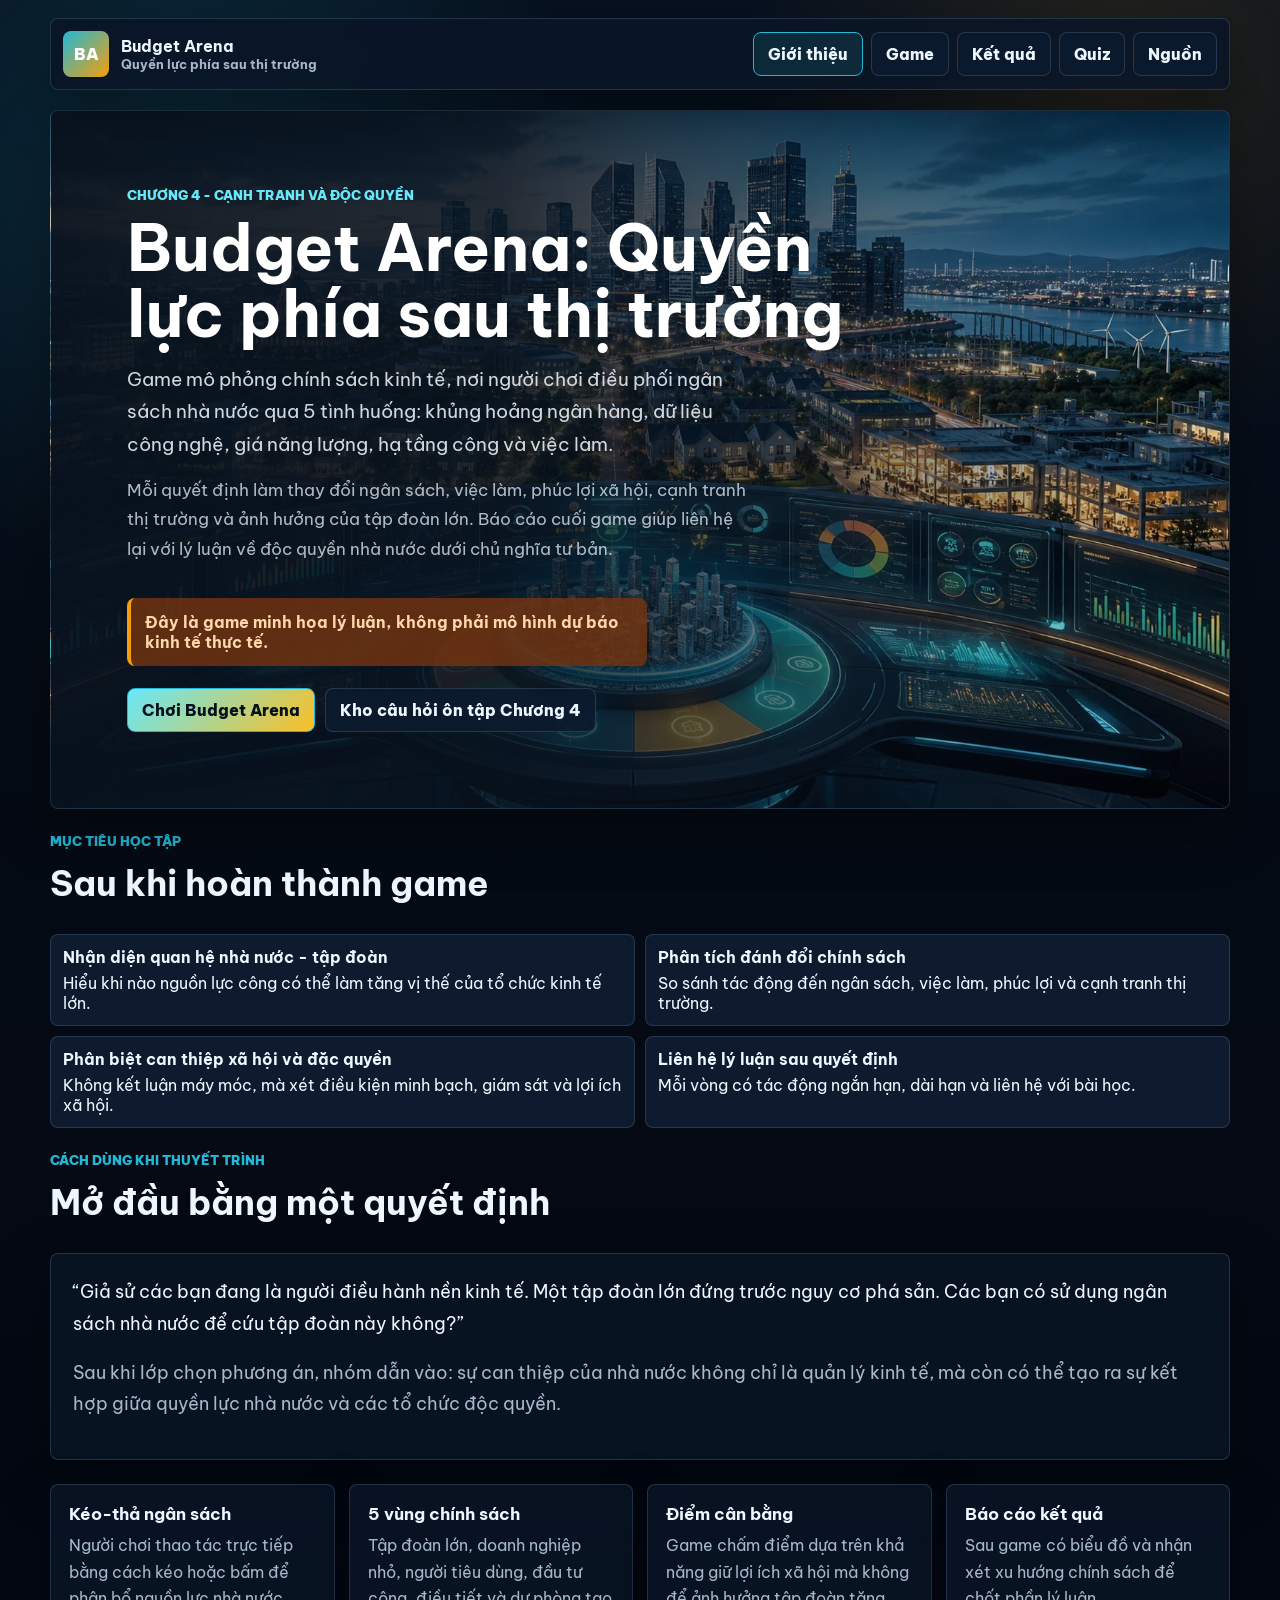
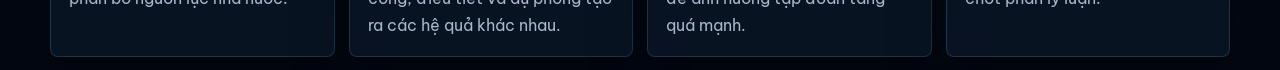
<file: index.html>
<!doctype html>
<html lang="vi">
  <head>
    <meta charset="utf-8" />
    <meta name="viewport" content="width=device-width, initial-scale=1" />
    <meta http-equiv="refresh" content="0; url=state-monopoly-simulator/index.html" />
    <title>Budget Arena</title>
    <style>
      body {
        margin: 0;
        min-height: 100vh;
        display: grid;
        place-items: center;
        font-family: Arial, sans-serif;
        color: #eef7ff;
        background: #07111f;
      }

      a {
        color: #5de1ff;
        font-weight: 700;
      }
    </style>
  </head>
  <body>
    <main>
      <p>Đang mở Budget Arena...</p>
      <p><a href="state-monopoly-simulator/index.html">Vào sản phẩm</a></p>
    </main>
  </body>
</html>
</file>
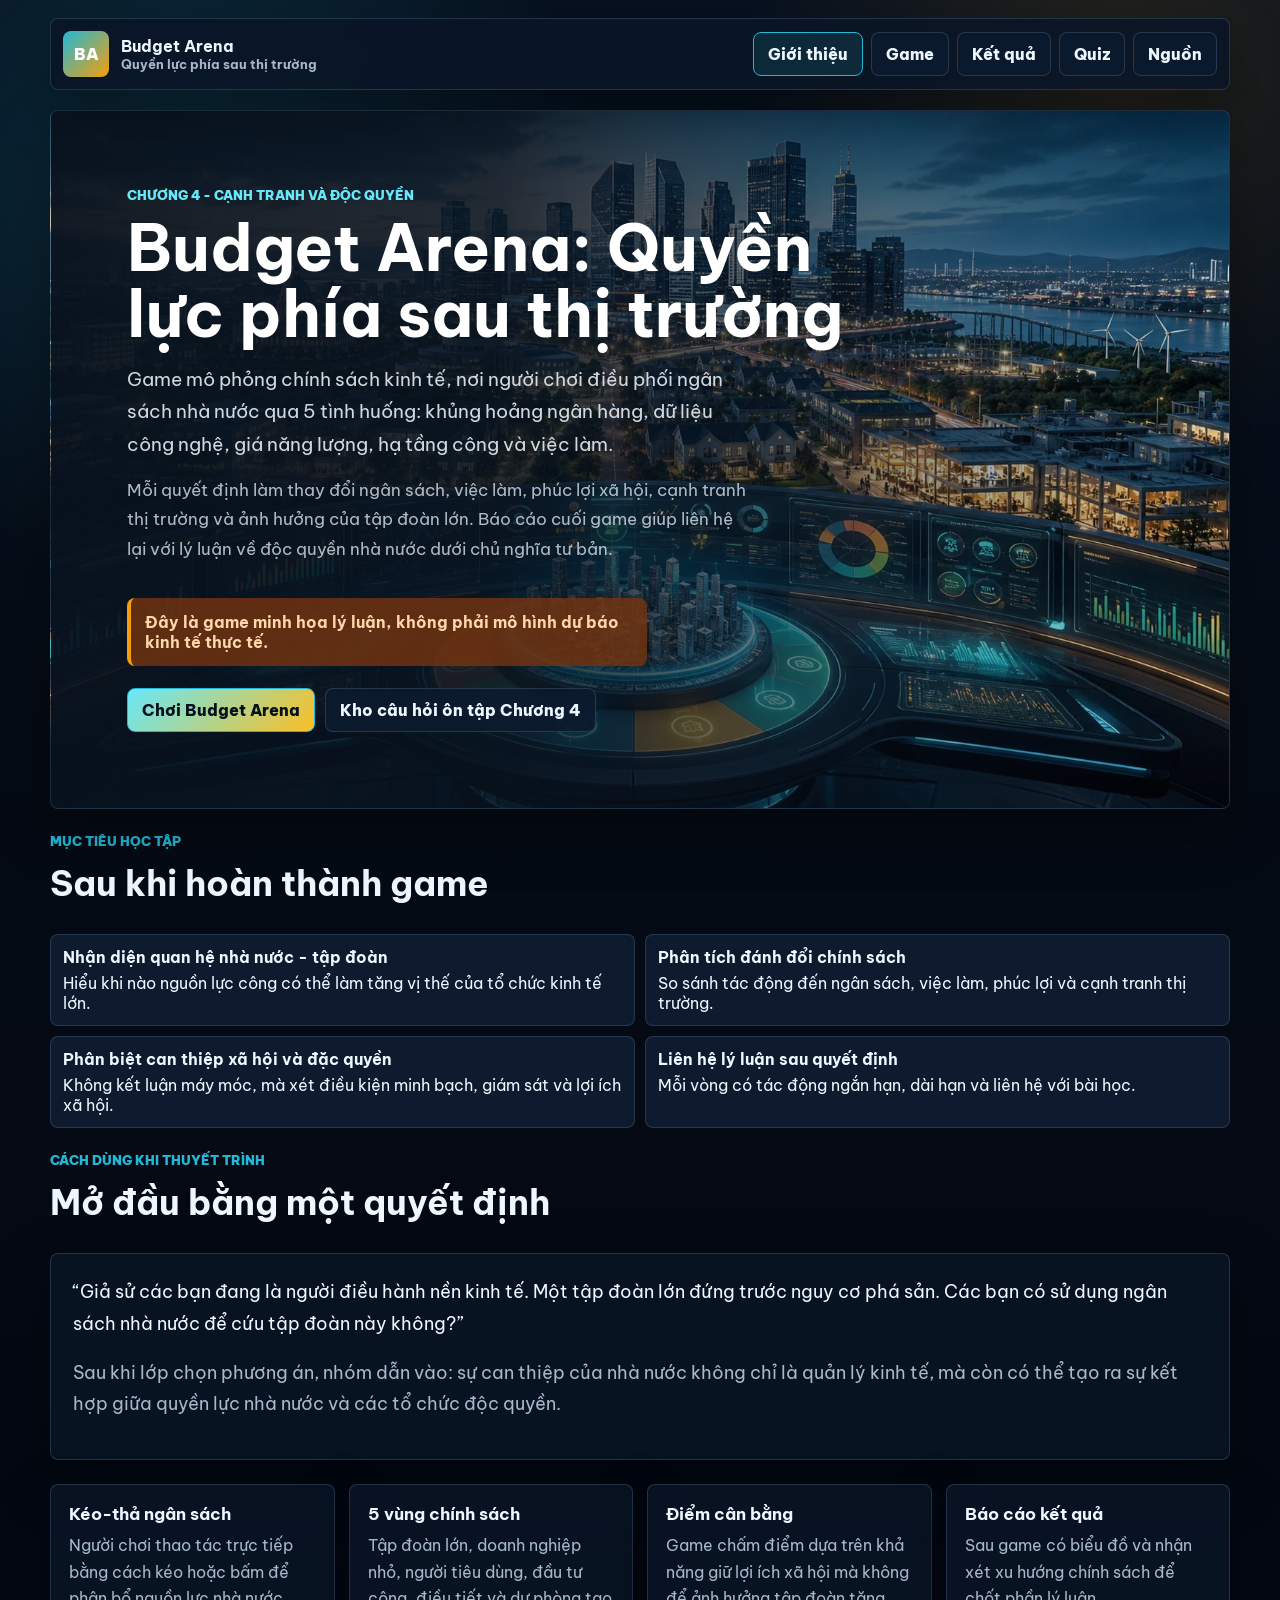
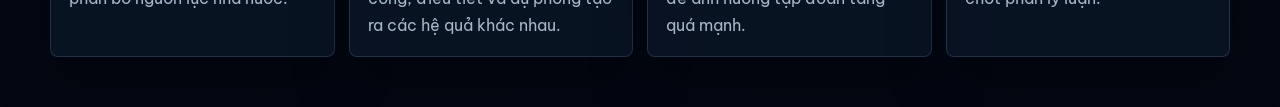
<file: state-monopoly-simulator/index.html>
<!DOCTYPE html>
<html lang="vi">
<head>
  <meta charset="UTF-8">
  <meta name="viewport" content="width=device-width, initial-scale=1.0">
  <title>Budget Arena: Quyền lực phía sau thị trường</title>
  <meta name="description" content="Website mô phỏng tương tác về biểu hiện mới của độc quyền nhà nước dưới chủ nghĩa tư bản.">
  <link rel="preconnect" href="https://fonts.googleapis.com">
  <link rel="preconnect" href="https://fonts.gstatic.com" crossorigin>
  <link href="https://fonts.googleapis.com/css2?family=Be+Vietnam+Pro:wght@400;500;600;700;800;900&display=swap" rel="stylesheet">
  <link rel="stylesheet" href="css/style.css">
</head>
<body>
  <header class="topbar">
    <a class="brand" href="index.html">
      <span class="brand-mark">BA</span>
      <span><strong>Budget Arena</strong><small>Quyền lực phía sau thị trường</small></span>
    </a>
    <nav class="nav">
      <a class="active" href="index.html">Giới thiệu</a>
      <a href="game.html">Game</a>
      <a href="result.html">Kết quả</a>
      <a href="quiz.html">Quiz</a>
      <a href="references.html">Nguồn</a>
    </nav>
  </header>

  <main>
    <section class="hero">
      <div class="hero-copy">
        <p class="eyebrow">Chương 4 - Cạnh tranh và độc quyền</p>
        <h1>Budget Arena: Quyền lực phía sau thị trường</h1>
        <p class="lead">Game mô phỏng chính sách kinh tế, nơi người chơi điều phối ngân sách nhà nước qua 5 tình huống: khủng hoảng ngân hàng, dữ liệu công nghệ, giá năng lượng, hạ tầng công và việc làm.</p>
        <p class="lead compact">Mỗi quyết định làm thay đổi ngân sách, việc làm, phúc lợi xã hội, cạnh tranh thị trường và ảnh hưởng của tập đoàn lớn. Báo cáo cuối game giúp liên hệ lại với lý luận về độc quyền nhà nước dưới chủ nghĩa tư bản.</p>
        <div class="notice">
          Đây là game minh họa lý luận, không phải mô hình dự báo kinh tế thực tế.
        </div>
        <div class="actions">
          <a class="btn primary" href="game.html">Chơi Budget Arena</a>
          <a class="btn" href="../on-tap-chuong-4/index.html">Kho câu hỏi ôn tập Chương 4</a>
        </div>
      </div>

    </section>

    <section class="section">
      <div class="section-heading">
        <p class="eyebrow">Mục tiêu học tập</p>
        <h2>Sau khi hoàn thành game</h2>
      </div>
      <div class="learning-grid">
        <article>
          <strong>Nhận diện quan hệ nhà nước - tập đoàn</strong>
          <span>Hiểu khi nào nguồn lực công có thể làm tăng vị thế của tổ chức kinh tế lớn.</span>
        </article>
        <article>
          <strong>Phân tích đánh đổi chính sách</strong>
          <span>So sánh tác động đến ngân sách, việc làm, phúc lợi và cạnh tranh thị trường.</span>
        </article>
        <article>
          <strong>Phân biệt can thiệp xã hội và đặc quyền</strong>
          <span>Không kết luận máy móc, mà xét điều kiện minh bạch, giám sát và lợi ích xã hội.</span>
        </article>
        <article>
          <strong>Liên hệ lý luận sau quyết định</strong>
          <span>Mỗi vòng có tác động ngắn hạn, dài hạn và liên hệ với bài học.</span>
        </article>
      </div>
    </section>

    <section class="section">
      <div class="section-heading">
        <p class="eyebrow">Cách dùng khi thuyết trình</p>
        <h2>Mở đầu bằng một quyết định</h2>
      </div>
      <div class="prompt-card">
        <p>“Giả sử các bạn đang là người điều hành nền kinh tế. Một tập đoàn lớn đứng trước nguy cơ phá sản. Các bạn có sử dụng ngân sách nhà nước để cứu tập đoàn này không?”</p>
        <p class="muted">Sau khi lớp chọn phương án, nhóm dẫn vào: sự can thiệp của nhà nước không chỉ là quản lý kinh tế, mà còn có thể tạo ra sự kết hợp giữa quyền lực nhà nước và các tổ chức độc quyền.</p>
      </div>
    </section>

    <section class="feature-grid">
      <article class="feature-card">
        <strong>Kéo-thả ngân sách</strong>
        <span>Người chơi thao tác trực tiếp bằng cách kéo hoặc bấm để phân bổ nguồn lực nhà nước.</span>
      </article>
      <article class="feature-card">
        <strong>5 vùng chính sách</strong>
        <span>Tập đoàn lớn, doanh nghiệp nhỏ, người tiêu dùng, đầu tư công, điều tiết và dự phòng tạo ra các hệ quả khác nhau.</span>
      </article>
      <article class="feature-card">
        <strong>Điểm cân bằng</strong>
        <span>Game chấm điểm dựa trên khả năng giữ lợi ích xã hội mà không để ảnh hưởng tập đoàn tăng quá mạnh.</span>
      </article>
      <article class="feature-card">
        <strong>Báo cáo kết quả</strong>
        <span>Sau game có biểu đồ và nhận xét xu hướng chính sách để chốt phần lý luận.</span>
      </article>
    </section>
  </main>
</body>
</html>
</file>
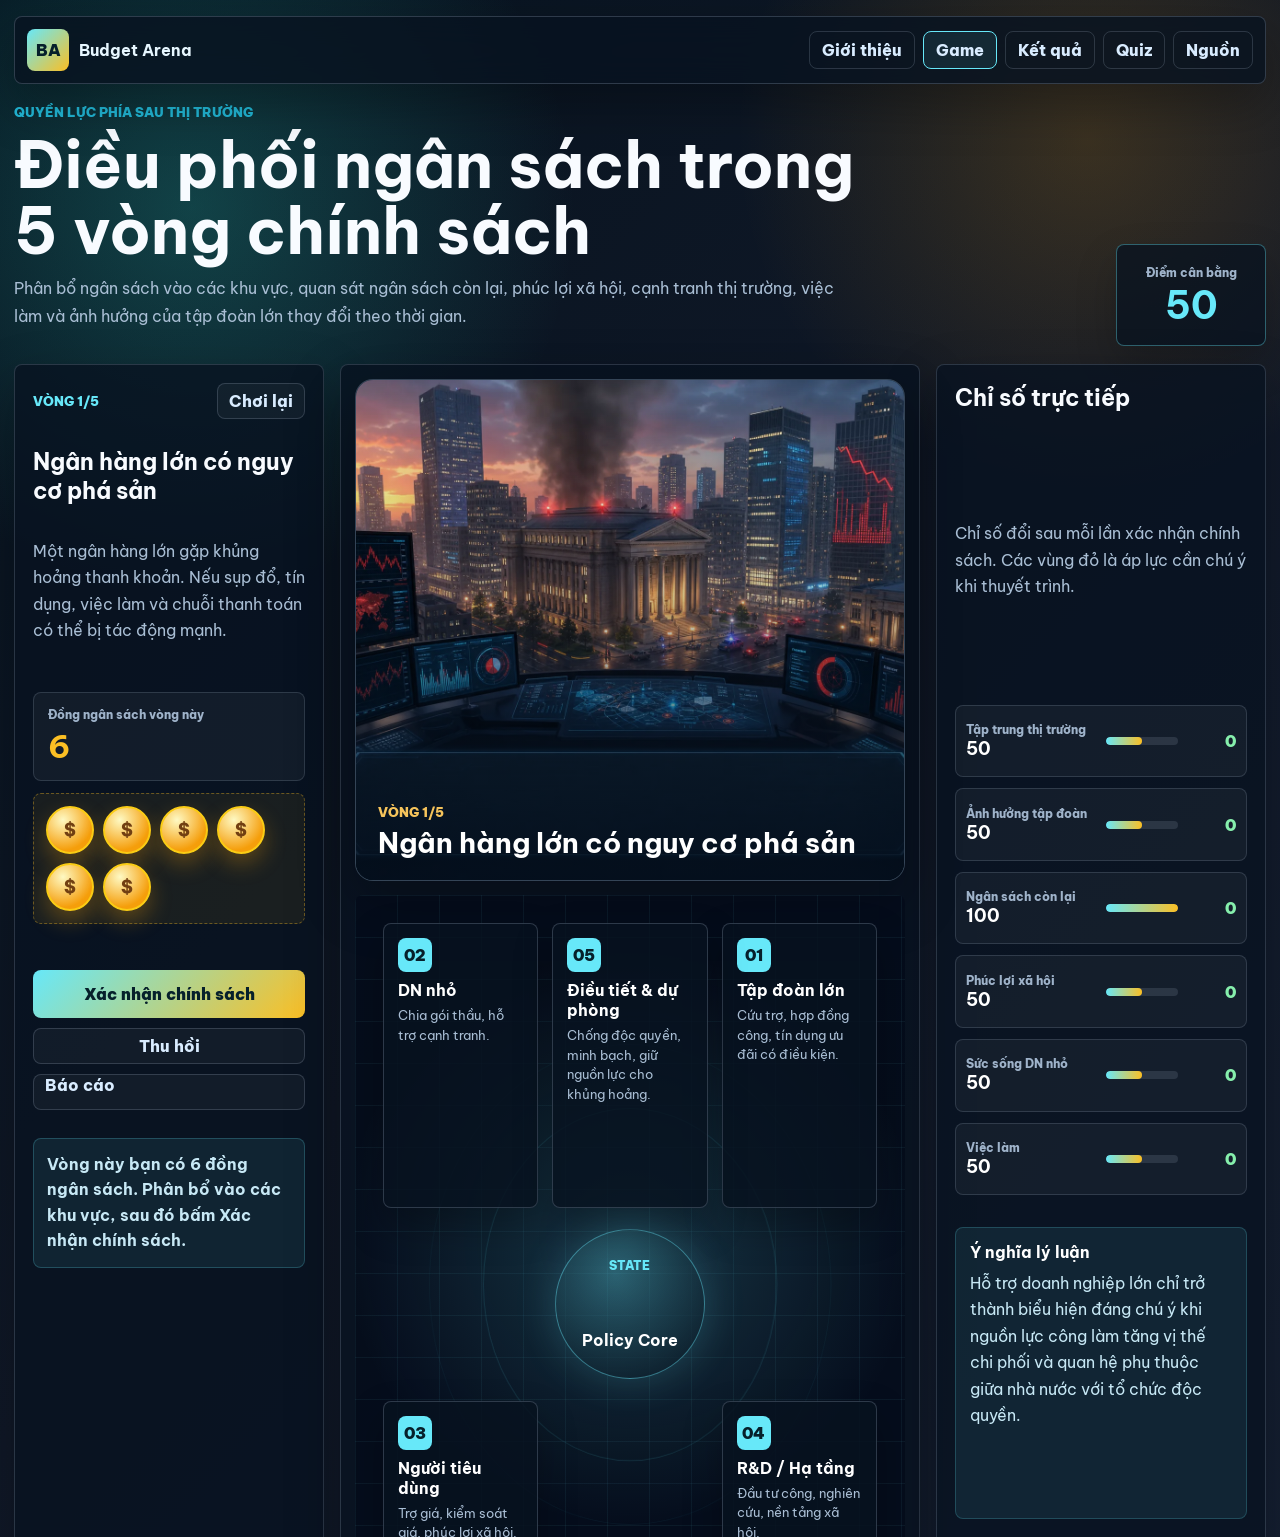
<file: state-monopoly-simulator/classify.html>
<!DOCTYPE html>
<html lang="vi">
<head>
  <meta charset="UTF-8">
  <meta name="viewport" content="width=device-width, initial-scale=1.0">
  <meta http-equiv="refresh" content="0; url=game.html">
  <title>Chuyển tới Budget Arena</title>
  <link rel="stylesheet" href="css/style.css">
</head>
<body>
  <main>
    <section class="panel">
      <h1>Đang chuyển tới Budget Arena</h1>
      <p class="lead">Mini game phân loại cũ đã được thay bằng game phân bổ ngân sách.</p>
      <a class="btn primary" href="game.html">Mở game</a>
    </section>
  </main>
</body>
</html>
</file>
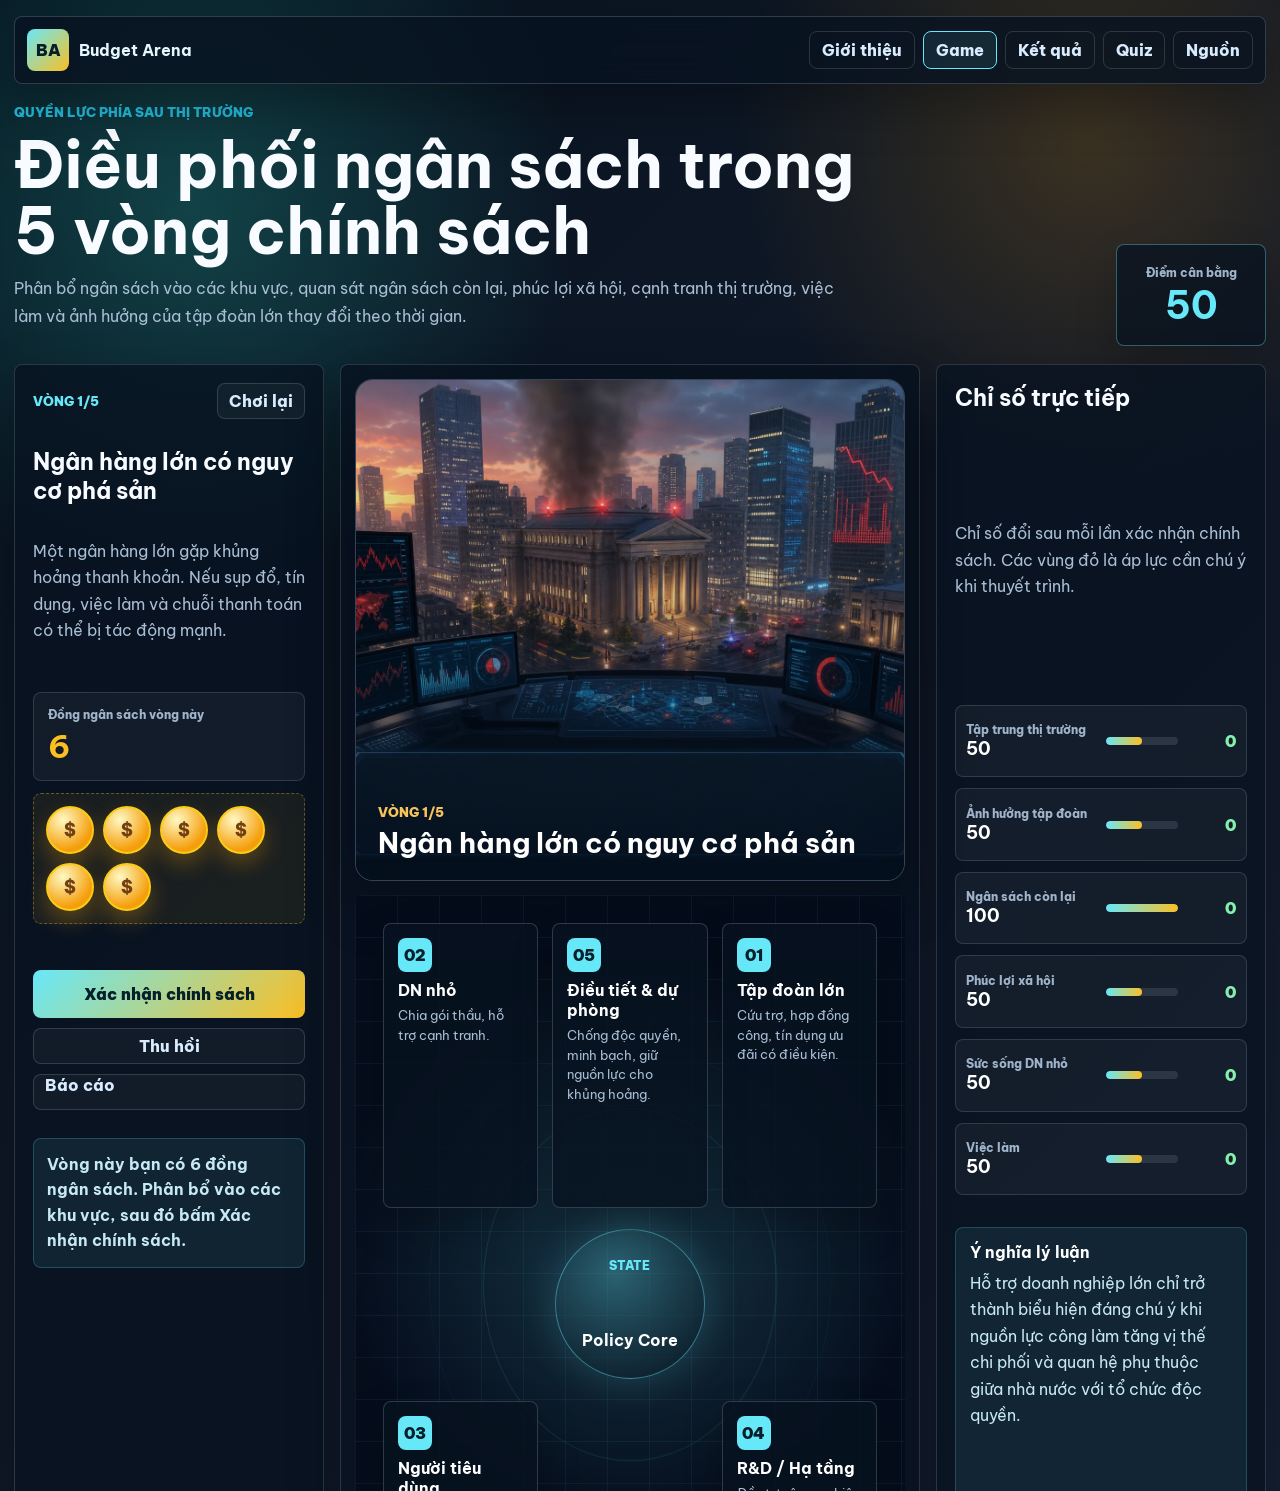
<file: state-monopoly-simulator/explore.html>
<!DOCTYPE html>
<html lang="vi">
<head>
  <meta charset="UTF-8">
  <meta name="viewport" content="width=device-width, initial-scale=1.0">
  <meta http-equiv="refresh" content="0; url=game.html">
  <title>Chuyển tới Budget Arena</title>
  <link rel="stylesheet" href="css/style.css">
</head>
<body>
  <main>
    <section class="panel">
      <h1>Đang chuyển tới Budget Arena</h1>
      <p class="lead">Trang khám phá cũ đã được gộp vào game và phần cơ sở lý luận.</p>
      <a class="btn primary" href="game.html">Mở game</a>
    </section>
  </main>
</body>
</html>
</file>
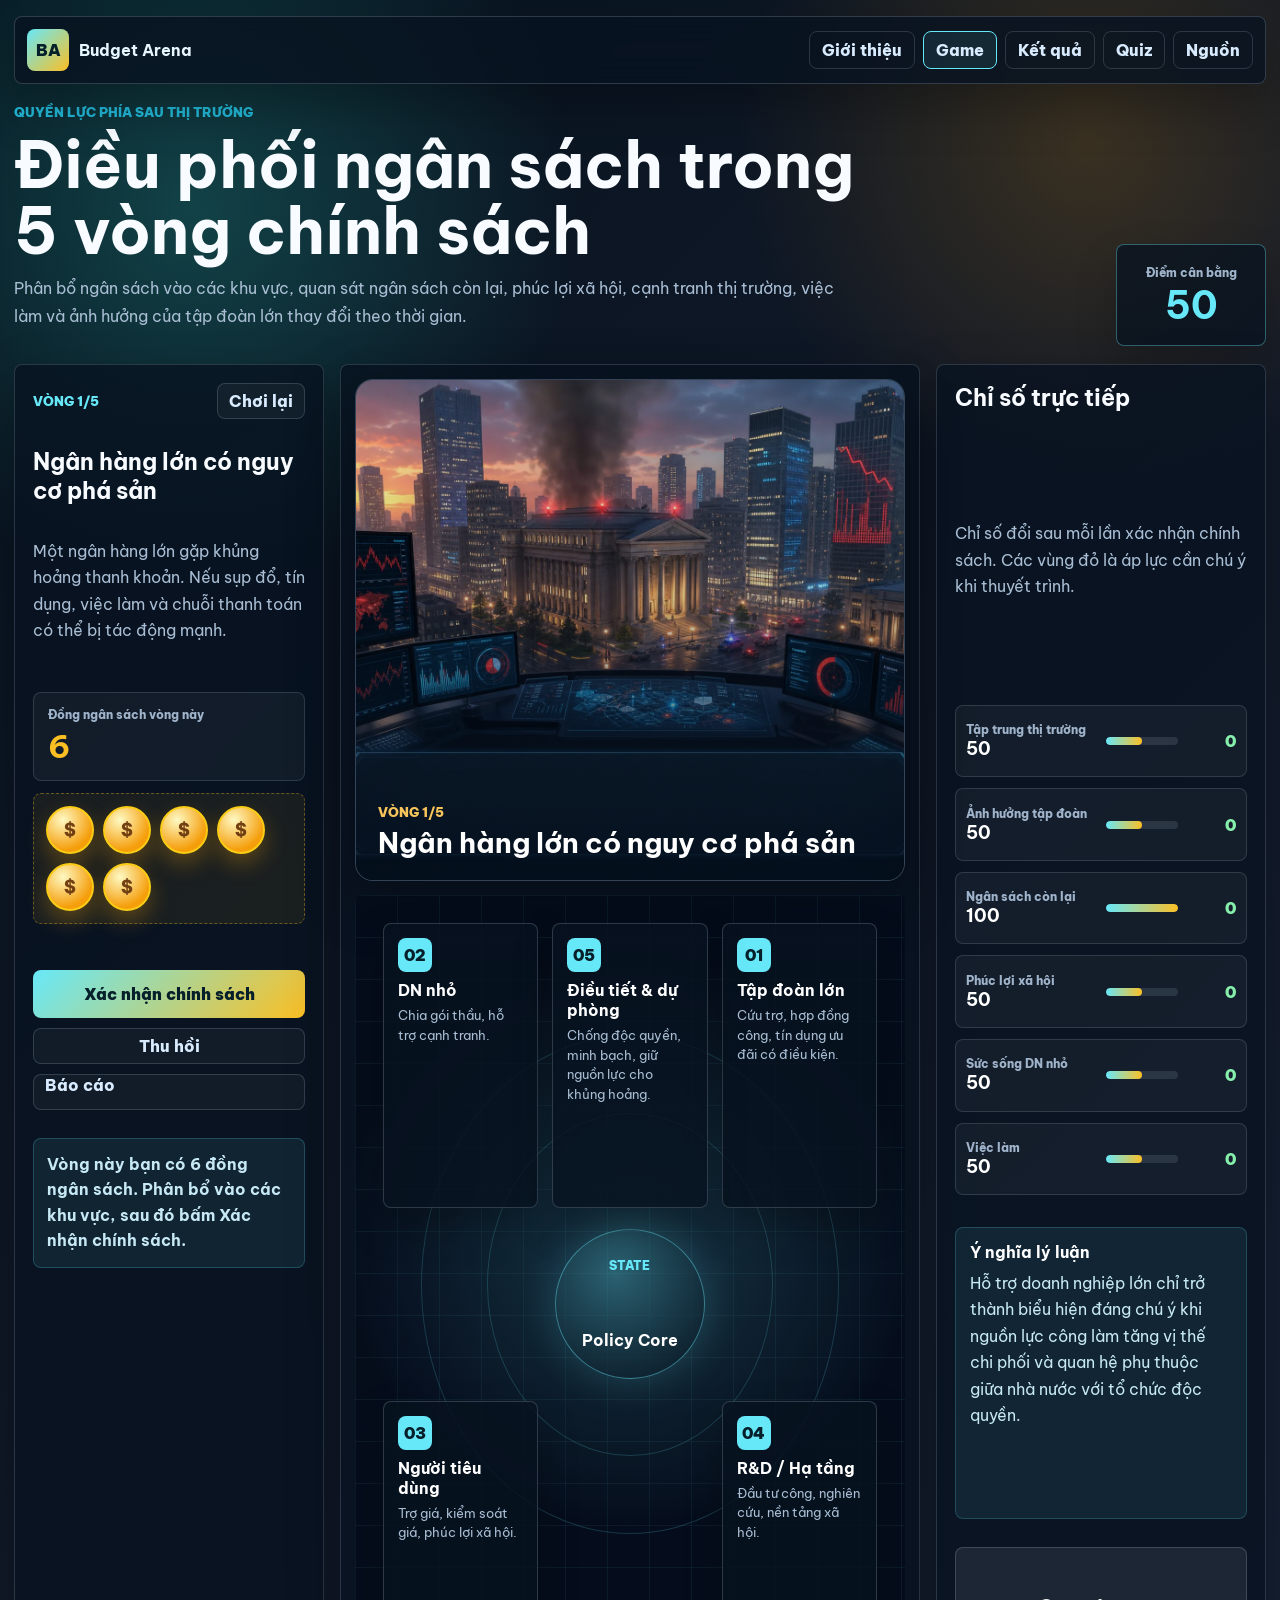
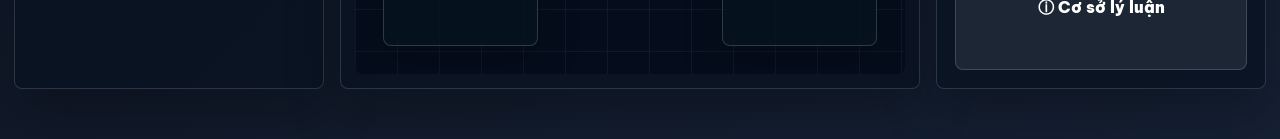
<file: state-monopoly-simulator/game.html>
<!DOCTYPE html>
<html lang="vi">
<head>
  <meta charset="UTF-8">
  <meta name="viewport" content="width=device-width, initial-scale=1.0">
  <title>Budget Arena: Quyền lực phía sau thị trường</title>
  <link rel="preconnect" href="https://fonts.googleapis.com">
  <link rel="preconnect" href="https://fonts.gstatic.com" crossorigin>
  <link href="https://fonts.googleapis.com/css2?family=Be+Vietnam+Pro:wght@400;500;600;700;800;900&display=swap" rel="stylesheet">
  <link rel="stylesheet" href="css/style.css">
</head>
<body class="game-body">
  <header class="game-nav">
    <a class="game-brand" href="index.html">
      <span>BA</span>
      <strong>Budget Arena</strong>
    </a>
    <nav>
      <a href="index.html">Giới thiệu</a>
      <a class="active" href="game.html">Game</a>
      <a href="result.html">Kết quả</a>
      <a href="quiz.html">Quiz</a>
      <a href="references.html">Nguồn</a>
    </nav>
  </header>

  <main class="city-game">
    <section class="city-hero">
      <div>
        <p class="eyebrow">Quyền lực phía sau thị trường</p>
        <h1>Điều phối ngân sách trong 5 vòng chính sách</h1>
        <p>Phân bổ ngân sách vào các khu vực, quan sát ngân sách còn lại, phúc lợi xã hội, cạnh tranh thị trường, việc làm và ảnh hưởng của tập đoàn lớn thay đổi theo thời gian.</p>
      </div>
      <div class="city-score">
        <span>Điểm cân bằng</span>
        <strong id="cityScore">50</strong>
      </div>
    </section>

    <section class="city-layout">
      <aside class="city-panel crisis-console">
        <div class="round-line">
          <span id="cityRound">Vòng 1/5</span>
          <button id="resetCity">Chơi lại</button>
        </div>
        <h2 id="cityTitle"></h2>
        <p id="cityBrief"></p>

        <div class="budget-console">
          <div>
            <span>Đồng ngân sách vòng này</span>
            <strong id="budgetLeft">6</strong>
          </div>
          <div class="coin-bank" id="coinBank"></div>
        </div>

        <div class="city-actions">
          <button class="run-btn" id="runPolicy">Xác nhận chính sách</button>
          <button class="ghost-btn" id="recallBudget">Thu hồi</button>
          <a class="ghost-btn" href="result.html">Báo cáo</a>
        </div>

        <div class="city-message" id="cityMessage">Kéo đồng ngân sách vào một khu vực, hoặc bấm đồng ngân sách rồi bấm khu vực.</div>
        <div class="round-feedback" id="roundFeedback" hidden></div>
      </aside>

      <section class="city-map-wrap">
        <section class="scenario-visual">
          <img id="scenarioImage" src="assets/images/round-1-bank.webp" alt="Khủng hoảng ngân hàng trong khu tài chính thành phố" loading="eager" onerror="this.src='assets/images/fallback.webp'">
          <div class="scenario-status" id="scenarioStatus"></div>
          <div class="scenario-overlay">
            <span id="scenarioRound">Vòng 1/5</span>
            <h2 id="scenarioTitle">Ngân hàng lớn có nguy cơ phá sản</h2>
          </div>
        </section>

        <div class="city-map" id="cityMap">
          <div class="city-core">
            <span>STATE</span>
            <strong>Policy Core</strong>
          </div>

          <section class="district district-corp" data-zone="bigCorp">
            <span class="district-icon">01</span>
            <h3>Tập đoàn lớn</h3>
            <p>Cứu trợ, hợp đồng công, tín dụng ưu đãi có điều kiện.</p>
            <div class="district-coins"></div>
          </section>

          <section class="district district-small" data-zone="smallBiz">
            <span class="district-icon">02</span>
            <h3>DN nhỏ</h3>
            <p>Chia gói thầu, hỗ trợ cạnh tranh.</p>
            <div class="district-coins"></div>
          </section>

          <section class="district district-public" data-zone="consumers">
            <span class="district-icon">03</span>
            <h3>Người tiêu dùng</h3>
            <p>Trợ giá, kiểm soát giá, phúc lợi xã hội.</p>
            <div class="district-coins"></div>
          </section>

          <section class="district district-infra" data-zone="publicInvest">
            <span class="district-icon">04</span>
            <h3>R&D / Hạ tầng</h3>
            <p>Đầu tư công, nghiên cứu, nền tảng xã hội.</p>
            <div class="district-coins"></div>
          </section>

          <section class="district district-watch" data-zone="reserve">
            <span class="district-icon">05</span>
            <h3>Điều tiết & dự phòng</h3>
            <p>Chống độc quyền, minh bạch, giữ nguồn lực cho khủng hoảng.</p>
            <div class="district-coins"></div>
          </section>
        </div>
      </section>

      <aside class="city-panel metrics-console">
        <h2>Chỉ số trực tiếp</h2>
        <p>Chỉ số đổi sau mỗi lần xác nhận chính sách. Các vùng đỏ là áp lực cần chú ý khi thuyết trình.</p>
        <div class="metric-list" id="cityMetrics"></div>
        <div class="theory-note">
          <strong>Ý nghĩa lý luận</strong>
          <span id="theoryNote">Hỗ trợ doanh nghiệp lớn chỉ trở thành biểu hiện đáng chú ý khi nguồn lực công làm tăng vị thế chi phối và quan hệ phụ thuộc giữa nhà nước với tổ chức độc quyền.</span>
        </div>
        <button class="class-mode" id="openTheory" type="button">ⓘ Cơ sở lý luận</button>
      </aside>
    </section>
  </main>

  <dialog class="theory-dialog" id="theoryDialog">
    <form method="dialog">
      <div class="dialog-head">
        <p class="eyebrow">Cơ sở lý luận</p>
        <button aria-label="Đóng">×</button>
      </div>
      <h2>Độc quyền nhà nước dưới chủ nghĩa tư bản</h2>
      <p>Game minh họa sự kết hợp giữa quyền lực nhà nước và các tổ chức kinh tế lớn thông qua ngân sách, điều tiết, hợp đồng công, hỗ trợ có điều kiện và cơ chế giám sát.</p>
      <div class="dialog-grid">
        <article>
          <strong>Biểu hiện mô phỏng</strong>
          <span>Cứu trợ tài chính, hợp đồng hạ tầng, điều tiết dữ liệu, trợ giá, bảo vệ cạnh tranh và điều kiện minh bạch.</span>
        </article>
        <article>
          <strong>Cách đọc chỉ số</strong>
          <span>Chỉ số không phải dự báo thực tế, mà giúp so sánh đánh đổi giữa ngân sách, việc làm, phúc lợi, cạnh tranh và ảnh hưởng tập đoàn.</span>
        </article>
        <article>
          <strong>Lưu ý học thuật</strong>
          <span>Hỗ trợ doanh nghiệp lớn chưa tự động là độc quyền nhà nước; cần xét vị thế chi phối, điều kiện kiểm soát và lợi ích xã hội.</span>
        </article>
      </div>
      <a class="btn" href="references.html">Xem nguồn tham khảo</a>
    </form>
  </dialog>

  <script src="js/scenarios.js"></script>
  <script src="js/game.js"></script>
</body>
</html>
</file>
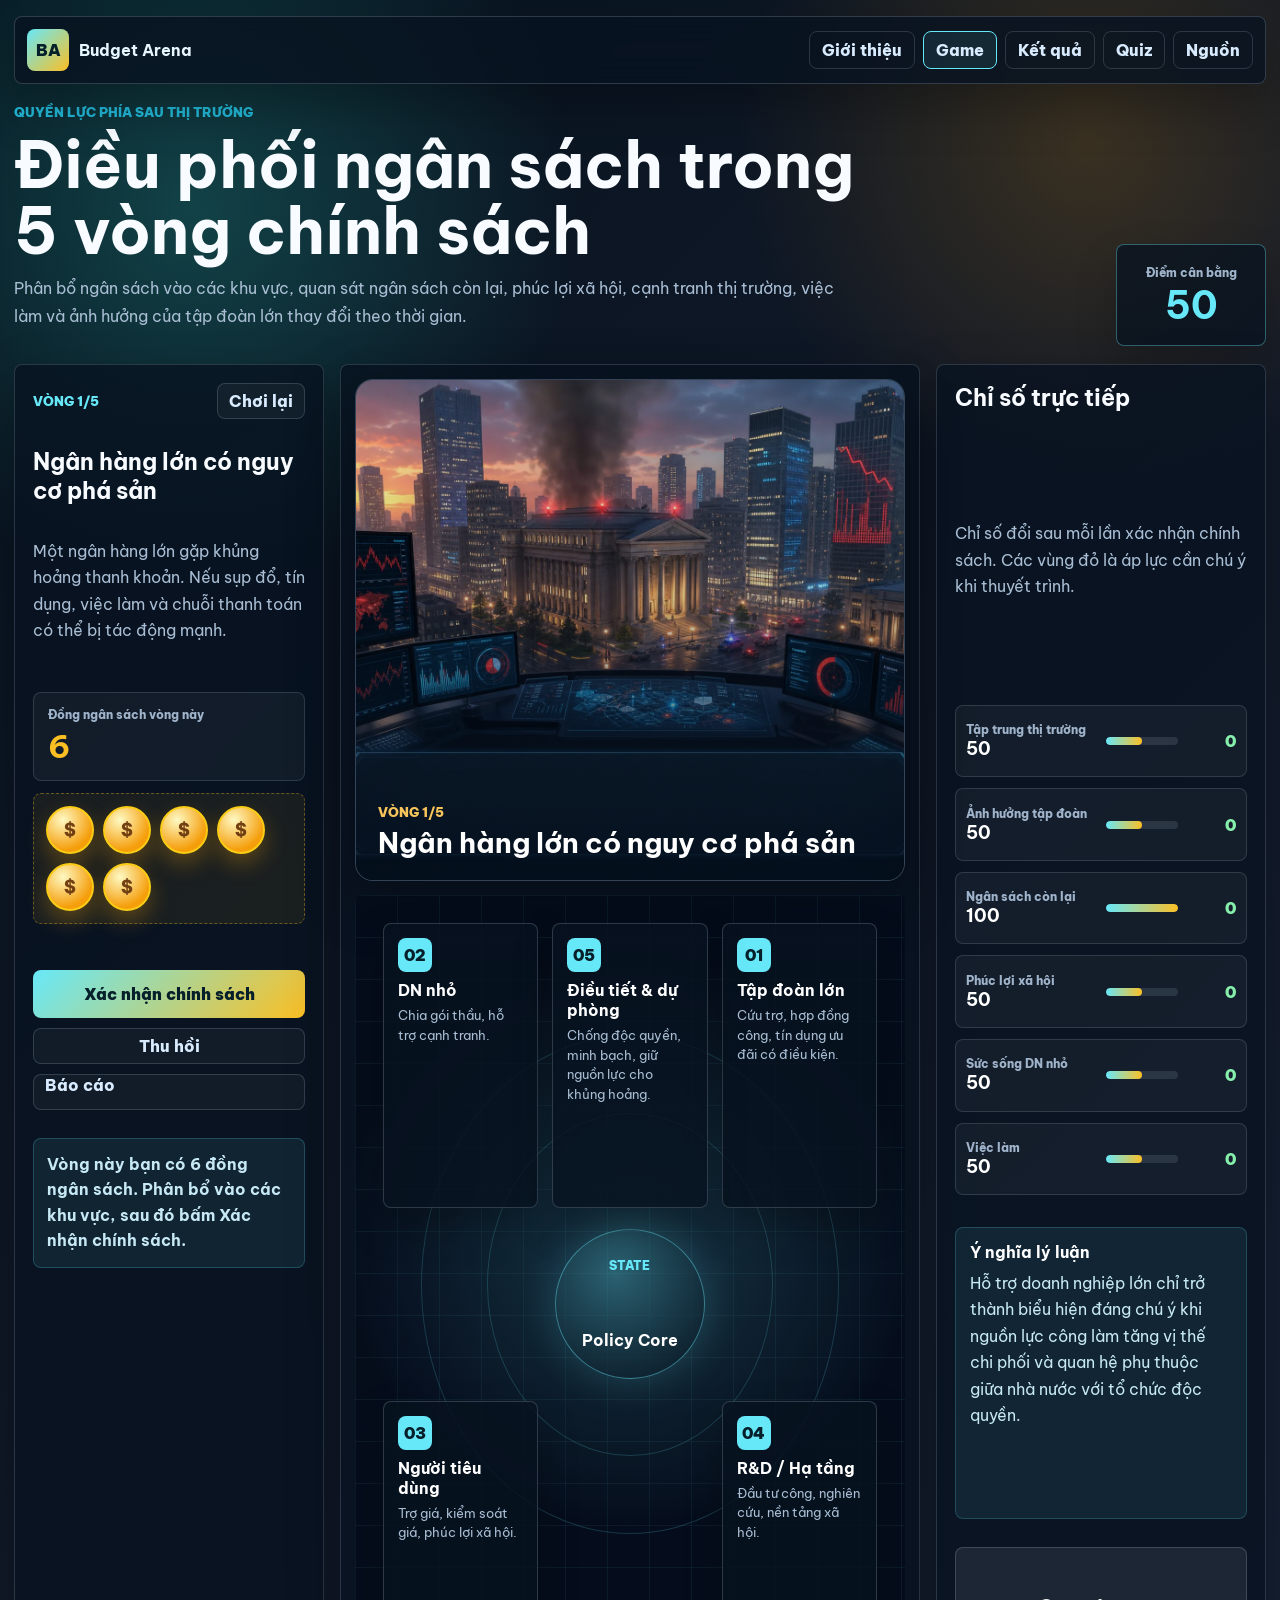
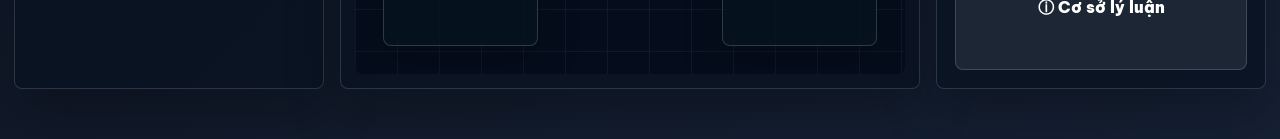
<file: state-monopoly-simulator/mission.html>
<!DOCTYPE html>
<html lang="vi">
<head>
  <meta charset="UTF-8">
  <meta name="viewport" content="width=device-width, initial-scale=1.0">
  <meta http-equiv="refresh" content="0; url=game.html">
  <title>Chuyển tới Budget Arena</title>
  <link rel="stylesheet" href="css/style.css">
</head>
<body>
  <main>
    <section class="panel">
      <h1>Đang chuyển tới Budget Arena</h1>
      <p class="lead">Phòng điều hành cũ đã được gộp vào game Budget Arena.</p>
      <a class="btn primary" href="game.html">Mở game</a>
    </section>
  </main>
</body>
</html>
</file>
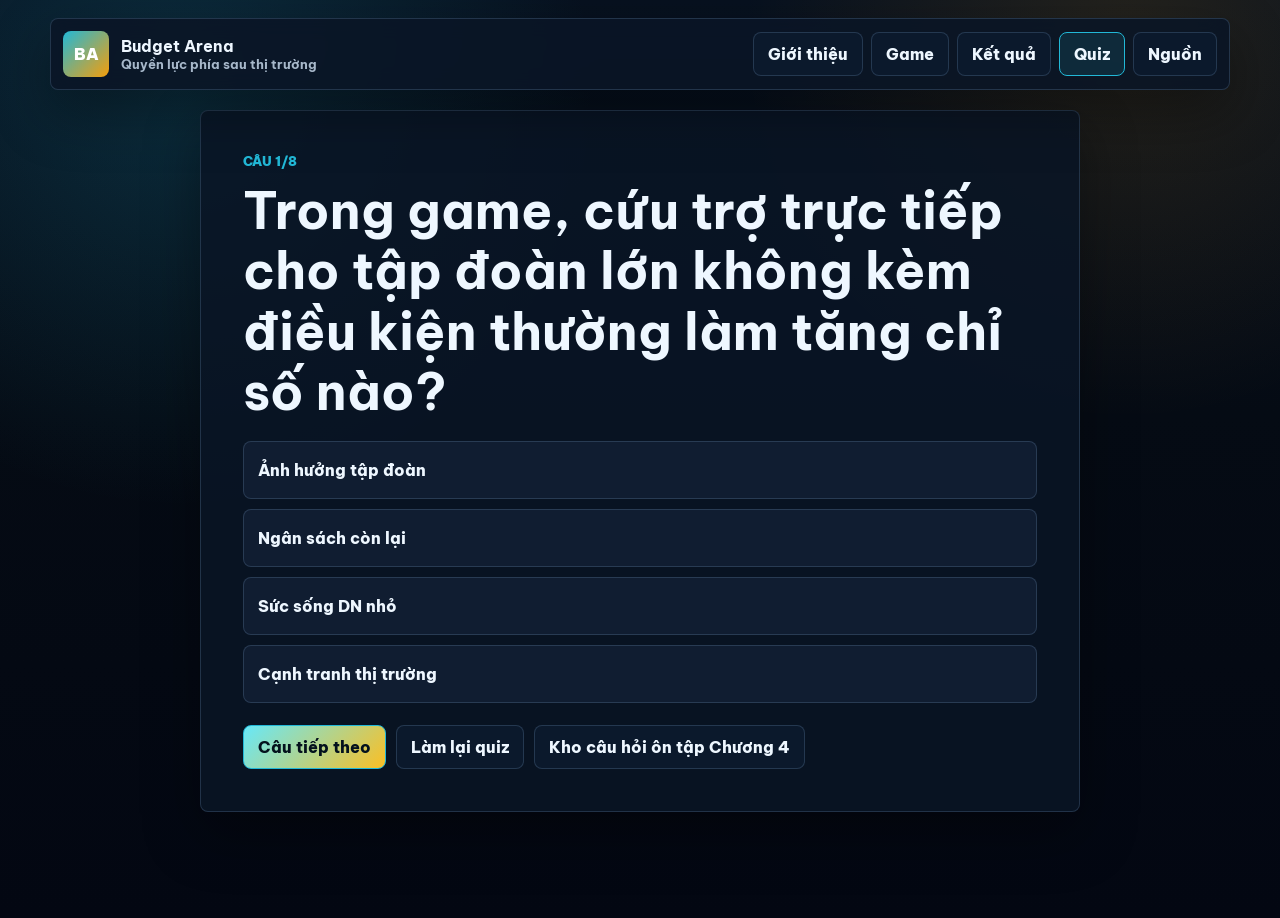
<file: state-monopoly-simulator/quiz.html>
<!DOCTYPE html>
<html lang="vi">
<head>
  <meta charset="UTF-8">
  <meta name="viewport" content="width=device-width, initial-scale=1.0">
  <title>Quiz | Budget Arena</title>
  <link rel="preconnect" href="https://fonts.googleapis.com">
  <link rel="preconnect" href="https://fonts.gstatic.com" crossorigin>
  <link href="https://fonts.googleapis.com/css2?family=Be+Vietnam+Pro:wght@400;500;600;700;800;900&display=swap" rel="stylesheet">
  <link rel="stylesheet" href="css/style.css">
</head>
<body>
  <header class="topbar">
    <a class="brand" href="index.html"><span class="brand-mark">BA</span><span><strong>Budget Arena</strong><small>Quyền lực phía sau thị trường</small></span></a>
    <nav class="nav">
      <a href="index.html">Giới thiệu</a>
      <a href="game.html">Game</a>
      <a href="result.html">Kết quả</a>
      <a class="active" href="quiz.html">Quiz</a>
      <a href="references.html">Nguồn</a>
    </nav>
  </header>

  <main>
    <section class="quiz-shell panel">
      <p class="eyebrow" id="quizProgress">Câu 1/8</p>
      <h1 id="quizQuestion"></h1>
      <div class="choice-list" id="quizOptions"></div>
      <div class="feedback" id="quizFeedback" hidden></div>
      <div class="actions">
        <button class="btn primary" id="nextQuestion">Câu tiếp theo</button>
        <button class="btn" id="restartQuiz">Làm lại quiz</button>
        <a class="btn" href="../on-tap-chuong-4/index.html">Kho câu hỏi ôn tập Chương 4</a>
      </div>
    </section>
  </main>

  <script src="js/scenarios.js"></script>
  <script src="js/quiz.js"></script>
</body>
</html>
</file>
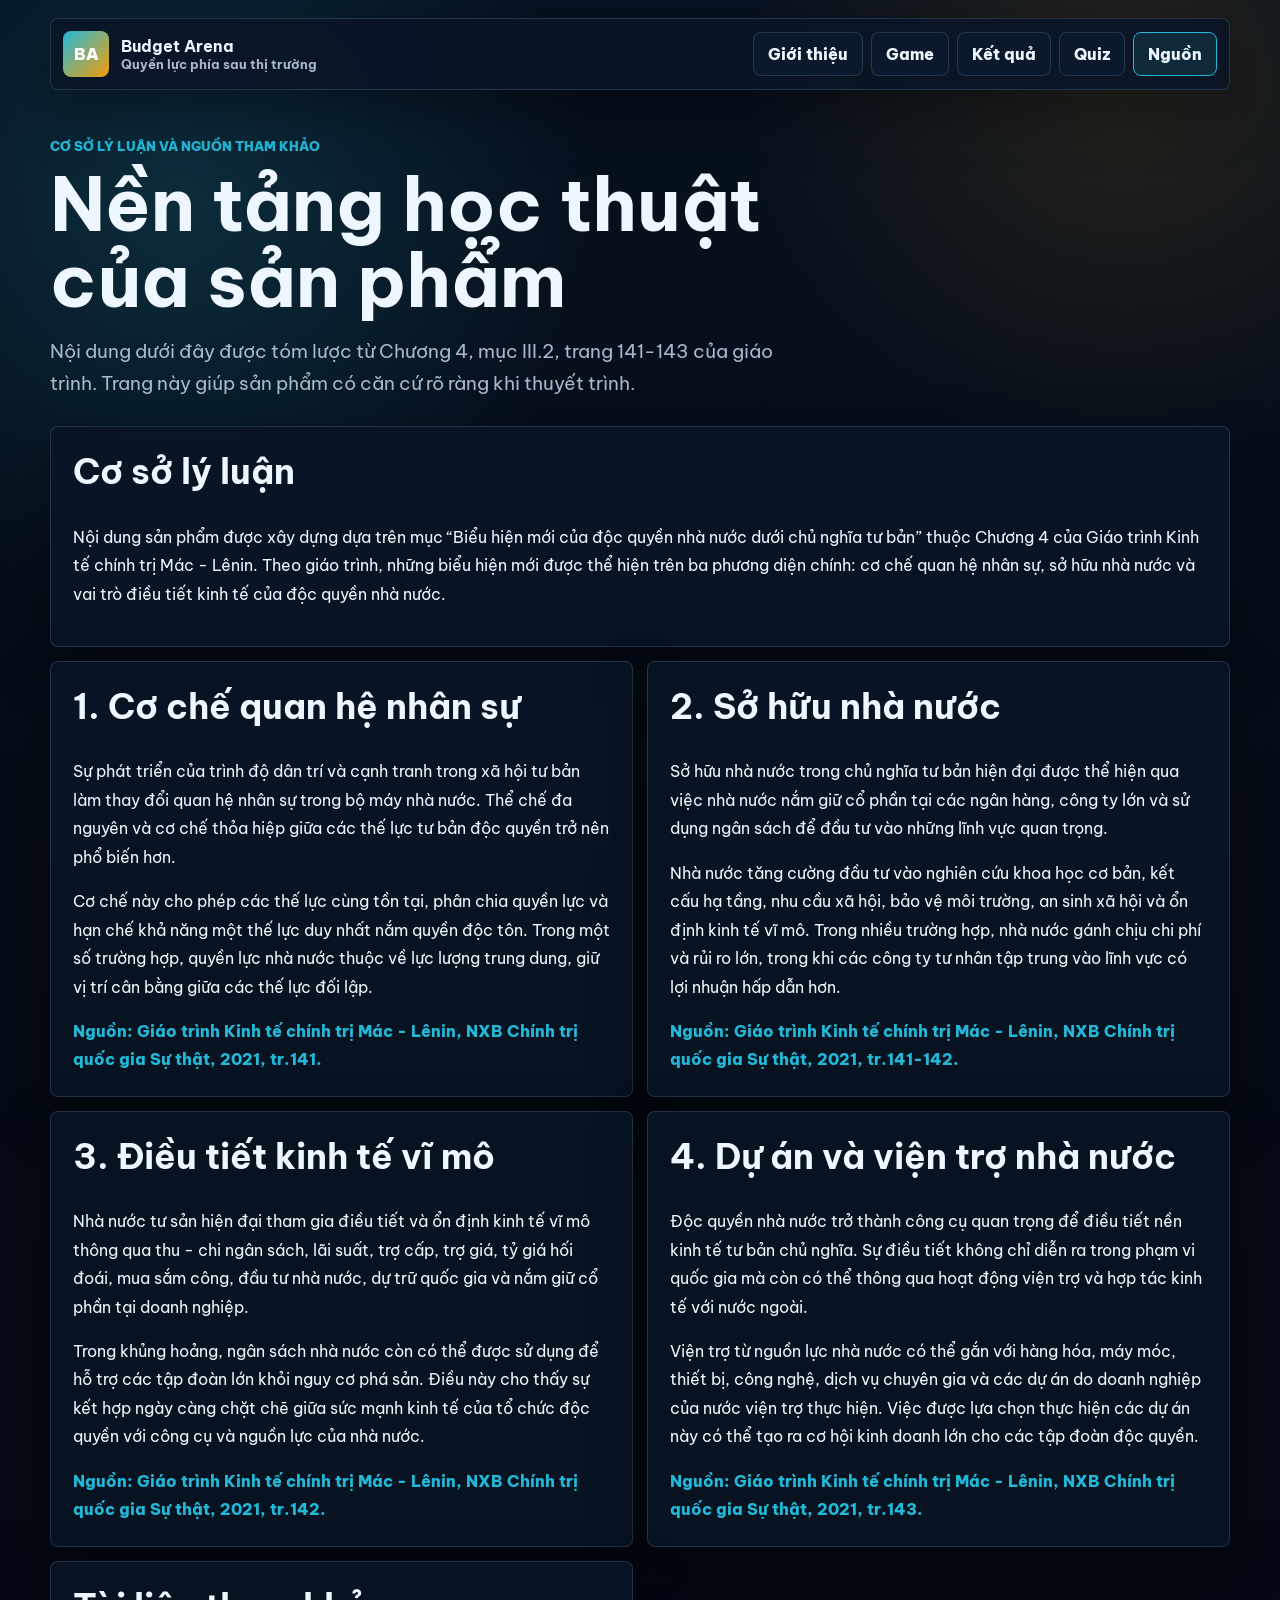
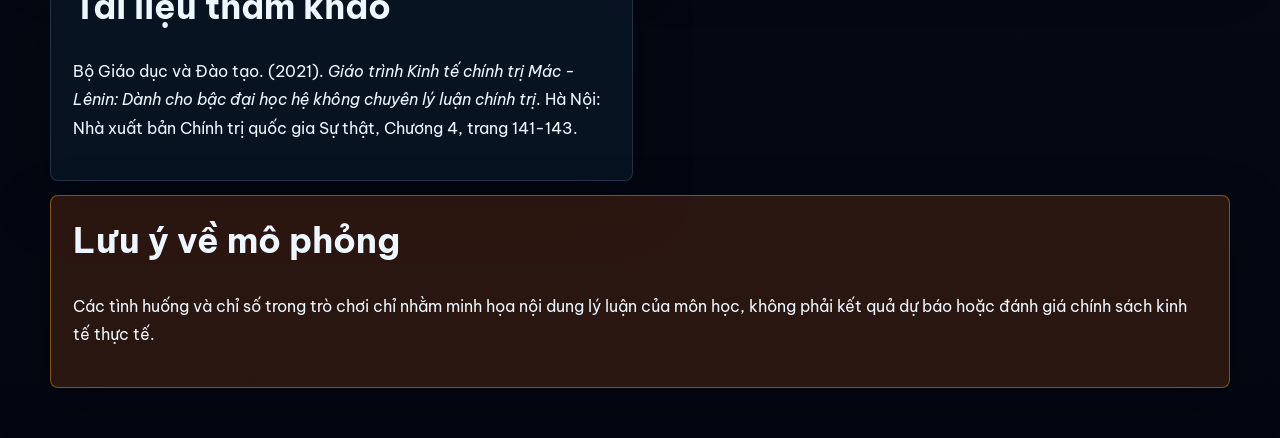
<file: state-monopoly-simulator/references.html>
<!DOCTYPE html>
<html lang="vi">
<head>
  <meta charset="UTF-8">
  <meta name="viewport" content="width=device-width, initial-scale=1.0">
  <title>Cơ sở lý luận và nguồn tham khảo | Budget Arena</title>
  <link rel="preconnect" href="https://fonts.googleapis.com">
  <link rel="preconnect" href="https://fonts.gstatic.com" crossorigin>
  <link href="https://fonts.googleapis.com/css2?family=Be+Vietnam+Pro:wght@400;500;600;700;800;900&display=swap" rel="stylesheet">
  <link rel="stylesheet" href="css/style.css">
</head>
<body>
  <header class="topbar">
    <a class="brand" href="index.html"><span class="brand-mark">BA</span><span><strong>Budget Arena</strong><small>Quyền lực phía sau thị trường</small></span></a>
    <nav class="nav">
      <a href="index.html">Giới thiệu</a>
      <a href="game.html">Game</a>
      <a href="result.html">Kết quả</a>
      <a href="quiz.html">Quiz</a>
      <a class="active" href="references.html">Nguồn</a>
    </nav>
  </header>

  <main>
    <section class="page-head">
      <p class="eyebrow">Cơ sở lý luận và nguồn tham khảo</p>
      <h1>Nền tảng học thuật của sản phẩm</h1>
      <p class="lead">Nội dung dưới đây được tóm lược từ Chương 4, mục III.2, trang 141-143 của giáo trình. Trang này giúp sản phẩm có căn cứ rõ ràng khi thuyết trình.</p>
    </section>

    <section class="reference-section">
      <article class="reference-card">
        <h2>Cơ sở lý luận</h2>
        <p>Nội dung sản phẩm được xây dựng dựa trên mục “Biểu hiện mới của độc quyền nhà nước dưới chủ nghĩa tư bản” thuộc Chương 4 của Giáo trình Kinh tế chính trị Mác - Lênin. Theo giáo trình, những biểu hiện mới được thể hiện trên ba phương diện chính: cơ chế quan hệ nhân sự, sở hữu nhà nước và vai trò điều tiết kinh tế của độc quyền nhà nước.</p>
      </article>

      <article class="reference-card">
        <h2>1. Cơ chế quan hệ nhân sự</h2>
        <p>Sự phát triển của trình độ dân trí và cạnh tranh trong xã hội tư bản làm thay đổi quan hệ nhân sự trong bộ máy nhà nước. Thể chế đa nguyên và cơ chế thỏa hiệp giữa các thế lực tư bản độc quyền trở nên phổ biến hơn.</p>
        <p>Cơ chế này cho phép các thế lực cùng tồn tại, phân chia quyền lực và hạn chế khả năng một thế lực duy nhất nắm quyền độc tôn. Trong một số trường hợp, quyền lực nhà nước thuộc về lực lượng trung dung, giữ vị trí cân bằng giữa các thế lực đối lập.</p>
        <p class="source">Nguồn: Giáo trình Kinh tế chính trị Mác - Lênin, NXB Chính trị quốc gia Sự thật, 2021, tr.141.</p>
      </article>

      <article class="reference-card">
        <h2>2. Sở hữu nhà nước</h2>
        <p>Sở hữu nhà nước trong chủ nghĩa tư bản hiện đại được thể hiện qua việc nhà nước nắm giữ cổ phần tại các ngân hàng, công ty lớn và sử dụng ngân sách để đầu tư vào những lĩnh vực quan trọng.</p>
        <p>Nhà nước tăng cường đầu tư vào nghiên cứu khoa học cơ bản, kết cấu hạ tầng, nhu cầu xã hội, bảo vệ môi trường, an sinh xã hội và ổn định kinh tế vĩ mô. Trong nhiều trường hợp, nhà nước gánh chịu chi phí và rủi ro lớn, trong khi các công ty tư nhân tập trung vào lĩnh vực có lợi nhuận hấp dẫn hơn.</p>
        <p class="source">Nguồn: Giáo trình Kinh tế chính trị Mác - Lênin, NXB Chính trị quốc gia Sự thật, 2021, tr.141-142.</p>
      </article>

      <article class="reference-card">
        <h2>3. Điều tiết kinh tế vĩ mô</h2>
        <p>Nhà nước tư sản hiện đại tham gia điều tiết và ổn định kinh tế vĩ mô thông qua thu - chi ngân sách, lãi suất, trợ cấp, trợ giá, tỷ giá hối đoái, mua sắm công, đầu tư nhà nước, dự trữ quốc gia và nắm giữ cổ phần tại doanh nghiệp.</p>
        <p>Trong khủng hoảng, ngân sách nhà nước còn có thể được sử dụng để hỗ trợ các tập đoàn lớn khỏi nguy cơ phá sản. Điều này cho thấy sự kết hợp ngày càng chặt chẽ giữa sức mạnh kinh tế của tổ chức độc quyền với công cụ và nguồn lực của nhà nước.</p>
        <p class="source">Nguồn: Giáo trình Kinh tế chính trị Mác - Lênin, NXB Chính trị quốc gia Sự thật, 2021, tr.142.</p>
      </article>

      <article class="reference-card">
        <h2>4. Dự án và viện trợ nhà nước</h2>
        <p>Độc quyền nhà nước trở thành công cụ quan trọng để điều tiết nền kinh tế tư bản chủ nghĩa. Sự điều tiết không chỉ diễn ra trong phạm vi quốc gia mà còn có thể thông qua hoạt động viện trợ và hợp tác kinh tế với nước ngoài.</p>
        <p>Viện trợ từ nguồn lực nhà nước có thể gắn với hàng hóa, máy móc, thiết bị, công nghệ, dịch vụ chuyên gia và các dự án do doanh nghiệp của nước viện trợ thực hiện. Việc được lựa chọn thực hiện các dự án này có thể tạo ra cơ hội kinh doanh lớn cho các tập đoàn độc quyền.</p>
        <p class="source">Nguồn: Giáo trình Kinh tế chính trị Mác - Lênin, NXB Chính trị quốc gia Sự thật, 2021, tr.143.</p>
      </article>

      <article class="reference-card">
        <h2>Tài liệu tham khảo</h2>
        <p>Bộ Giáo dục và Đào tạo. (2021). <em>Giáo trình Kinh tế chính trị Mác - Lênin: Dành cho bậc đại học hệ không chuyên lý luận chính trị</em>. Hà Nội: Nhà xuất bản Chính trị quốc gia Sự thật, Chương 4, trang 141-143.</p>
      </article>

      <article class="reference-card warning-card">
        <h2>Lưu ý về mô phỏng</h2>
        <p>Các tình huống và chỉ số trong trò chơi chỉ nhằm minh họa nội dung lý luận của môn học, không phải kết quả dự báo hoặc đánh giá chính sách kinh tế thực tế.</p>
      </article>
    </section>
  </main>
</body>
</html>
</file>
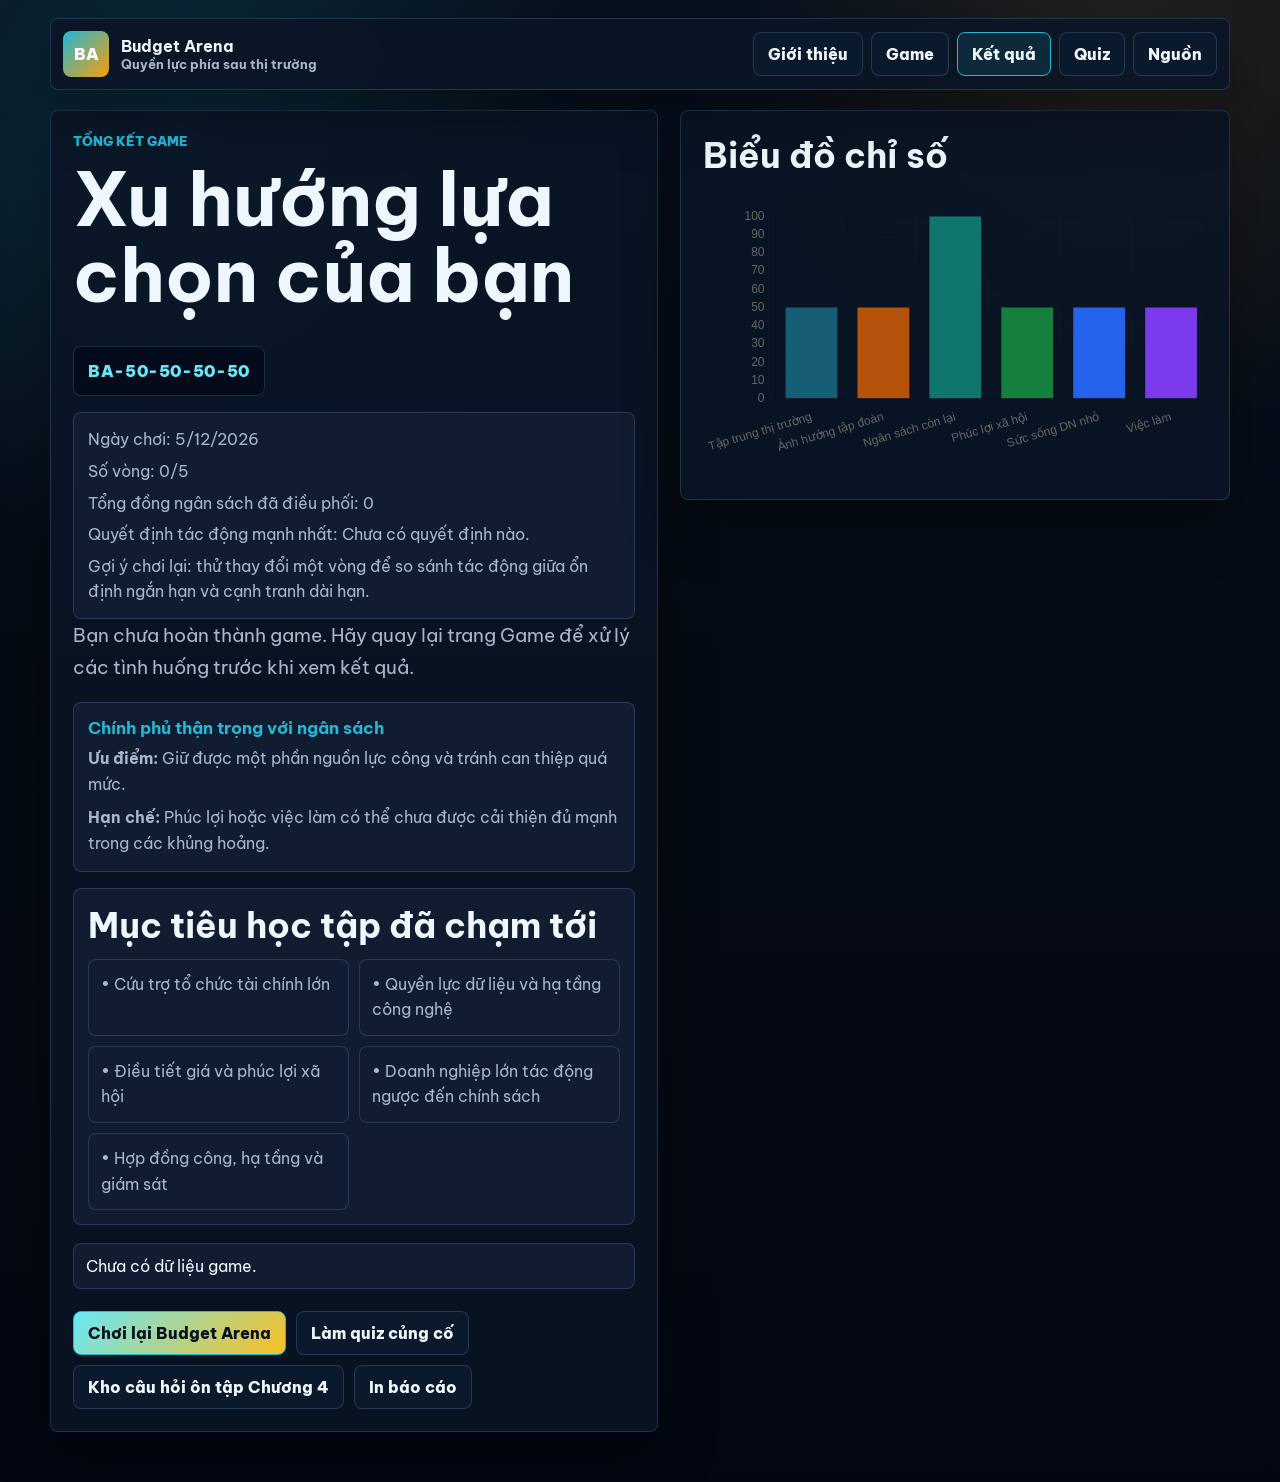
<file: state-monopoly-simulator/result.html>
<!DOCTYPE html>
<html lang="vi">
<head>
  <meta charset="UTF-8">
  <meta name="viewport" content="width=device-width, initial-scale=1.0">
  <title>Kết quả | Budget Arena</title>
  <link rel="preconnect" href="https://fonts.googleapis.com">
  <link rel="preconnect" href="https://fonts.gstatic.com" crossorigin>
  <link href="https://fonts.googleapis.com/css2?family=Be+Vietnam+Pro:wght@400;500;600;700;800;900&display=swap" rel="stylesheet">
  <link rel="stylesheet" href="css/style.css">
  <script src="assets/js/chart.umd.min.js"></script>
</head>
<body>
  <header class="topbar">
    <a class="brand" href="index.html"><span class="brand-mark">BA</span><span><strong>Budget Arena</strong><small>Quyền lực phía sau thị trường</small></span></a>
    <nav class="nav">
      <a href="index.html">Giới thiệu</a>
      <a href="game.html">Game</a>
      <a class="active" href="result.html">Kết quả</a>
      <a href="quiz.html">Quiz</a>
      <a href="references.html">Nguồn</a>
    </nav>
  </header>

  <main>
    <section class="result-grid">
      <div class="panel">
        <p class="eyebrow">Tổng kết game</p>
        <h1>Xu hướng lựa chọn của bạn</h1>
        <div class="result-code" id="resultCode">BA-00-00-00-00</div>
        <div class="report-meta" id="reportMeta"></div>
        <p class="lead" id="resultSummary"></p>
        <div class="profile-card" id="profileCard"></div>
        <div class="learning-check" id="learningCheck"></div>
        <div class="decision-log" id="decisionLog"></div>
        <div class="actions">
          <a class="btn primary" href="game.html">Chơi lại Budget Arena</a>
          <a class="btn" href="quiz.html">Làm quiz củng cố</a>
          <a class="btn" href="../on-tap-chuong-4/index.html">Kho câu hỏi ôn tập Chương 4</a>
          <button class="btn" id="printReport" type="button">In báo cáo</button>
        </div>
      </div>
      <div class="panel chart-panel">
        <h2>Biểu đồ chỉ số</h2>
        <canvas id="resultChart" aria-label="Biểu đồ kết quả Budget Arena"></canvas>
      </div>
    </section>
  </main>

  <script src="js/scenarios.js"></script>
  <script src="js/chart.js"></script>
</body>
</html>
</file>
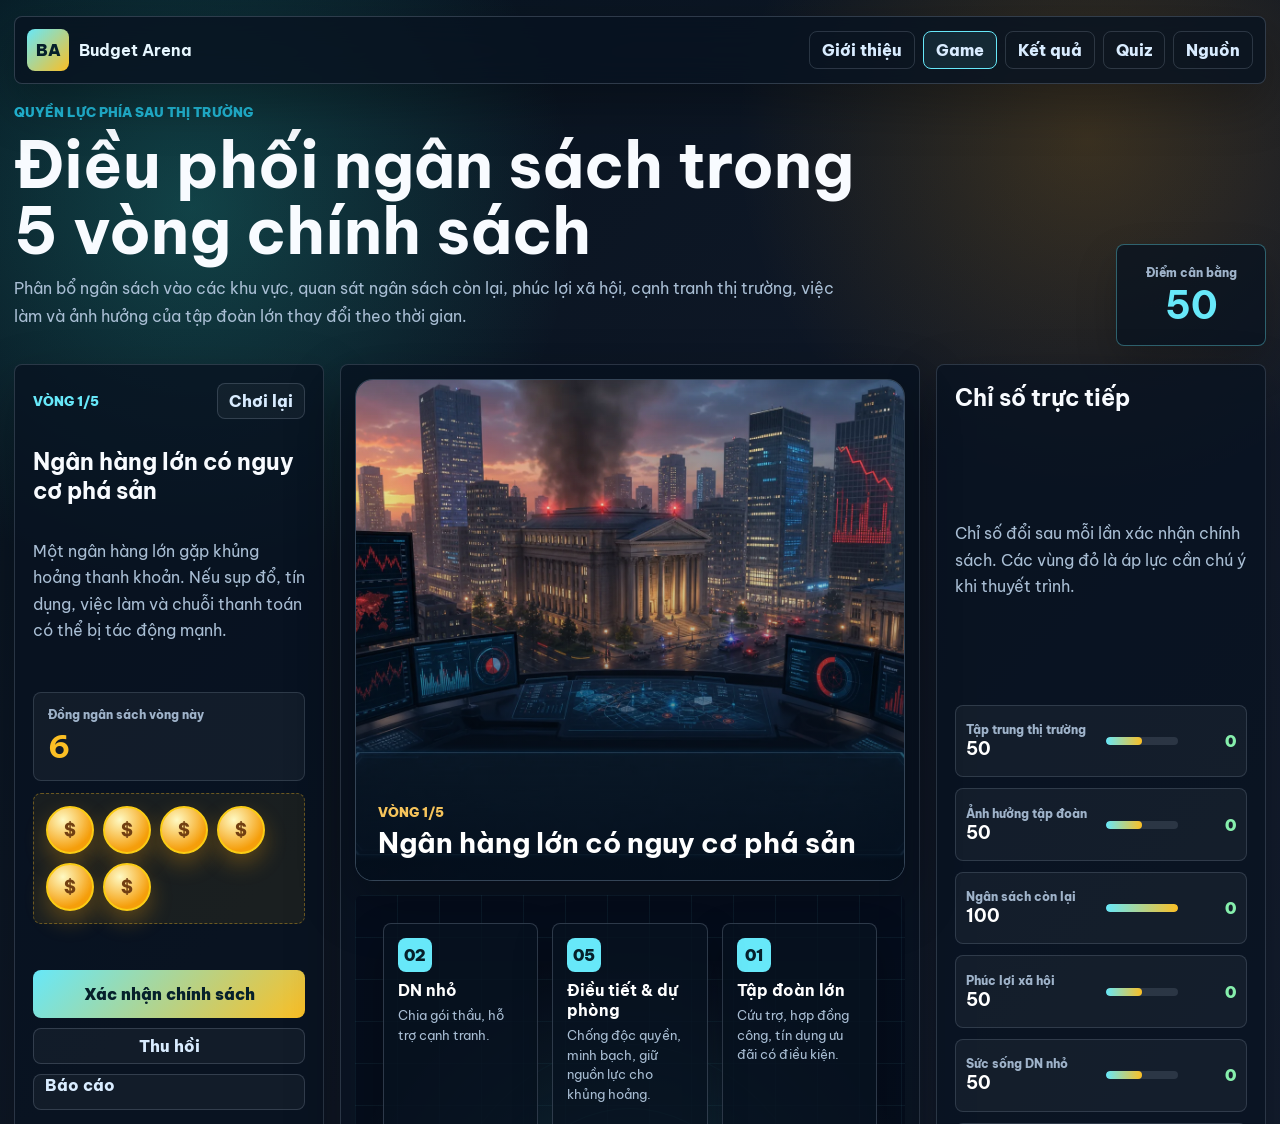
<file: state-monopoly-simulator/simulator.html>
<!DOCTYPE html>
<html lang="vi">
<head>
  <meta charset="UTF-8">
  <meta name="viewport" content="width=device-width, initial-scale=1.0">
  <meta http-equiv="refresh" content="0; url=game.html">
  <title>Chuyển tới Budget Arena</title>
  <link rel="stylesheet" href="css/style.css">
</head>
<body>
  <main>
    <section class="panel">
      <h1>Đang chuyển tới Budget Arena</h1>
      <p class="lead">Màn mô phỏng cũ đã được thay bằng game kéo-thả ngân sách.</p>
      <a class="btn primary" href="game.html">Mở game</a>
    </section>
  </main>
</body>
</html>
</file>
<file: state-monopoly-simulator/css/style.css>
:root {
  color-scheme: dark;
  --bg: #050b14;
  --surface: #0b1626;
  --surface-2: #101d31;
  --ink: #eef7ff;
  --muted: #a7b8ca;
  --line: rgba(125, 166, 205, 0.22);
  --primary: #22b8d7;
  --primary-2: #14b8a6;
  --accent: #f59e0b;
  --green: #34d399;
  --red: #fb7185;
  --shadow: 0 22px 55px rgba(0, 0, 0, 0.34);
}

* { box-sizing: border-box; }

body {
  margin: 0;
  min-height: 100vh;
  font-family: "Be Vietnam Pro", Arial, sans-serif;
  color: var(--ink);
  background:
    radial-gradient(circle at 14% 10%, rgba(34, 184, 215, 0.17), transparent 26rem),
    radial-gradient(circle at 88% 4%, rgba(245, 158, 11, 0.12), transparent 24rem),
    linear-gradient(180deg, #07111f 0%, #050b14 45%, #030712 100%),
    var(--bg);
}

a { color: inherit; text-decoration: none; }
button, input { font: inherit; }
button { min-height: 44px; }

.topbar {
  position: sticky;
  top: 0;
  z-index: 5;
  display: flex;
  align-items: center;
  justify-content: space-between;
  gap: 16px;
  width: min(1180px, calc(100% - 28px));
  margin: 18px auto 0;
  padding: 12px;
  border: 1px solid var(--line);
  border-radius: 8px;
  background: rgba(10, 22, 38, 0.9);
  box-shadow: var(--shadow);
  backdrop-filter: blur(10px);
}

.brand {
  display: flex;
  align-items: center;
  gap: 12px;
  min-width: 260px;
}

.brand-mark {
  display: grid;
  place-items: center;
  width: 46px;
  height: 46px;
  border-radius: 8px;
  color: white;
  background: linear-gradient(135deg, var(--primary), var(--accent));
  font-weight: 900;
}

.brand strong, .brand small { display: block; }
.brand small { color: var(--muted); font-weight: 700; }

.nav {
  display: flex;
  flex-wrap: wrap;
  justify-content: flex-end;
  gap: 8px;
}

.nav a, .btn {
  min-height: 44px;
  display: inline-flex;
  align-items: center;
  justify-content: center;
  padding: 0 14px;
  border: 1px solid var(--line);
  border-radius: 8px;
  color: var(--ink);
  background: rgba(12, 27, 46, 0.92);
  font-weight: 800;
}

.nav a.active, .nav a:hover, .btn:hover {
  border-color: var(--primary);
  background: rgba(34, 184, 215, 0.12);
}

.btn {
  cursor: pointer;
}

.btn.primary {
  border-color: var(--primary);
  color: #04111d;
  background: linear-gradient(135deg, #67e8f9, #fbbf24);
}

main {
  width: min(1180px, calc(100% - 28px));
  margin: 20px auto 50px;
}

.hero, .sim-grid, .result-grid, .mission-shell {
  display: grid;
  grid-template-columns: minmax(0, 1fr);
  gap: 22px;
  align-items: center;
}

.hero-copy, .panel, .feature-card, .prompt-card, .explore-card, .reference-card, .drop-zone {
  border: 1px solid var(--line);
  border-radius: 8px;
  background: rgba(10, 22, 38, 0.86);
  box-shadow: var(--shadow);
}

.hero-copy {
  position: relative;
  min-height: min(620px, calc(100vh - 150px));
  display: grid;
  align-content: center;
  overflow: hidden;
  padding: clamp(28px, 6vw, 76px);
  color: white;
  background:
    linear-gradient(90deg, rgba(8, 18, 30, 0.96) 0%, rgba(8, 18, 30, 0.88) 38%, rgba(8, 18, 30, 0.42) 72%, rgba(8, 18, 30, 0.1) 100%),
    url("../assets/images/hero-budget-arena.webp") center / cover no-repeat,
    #101827;
}

.hero-copy::after {
  content: none;
}

.hero-copy h1 {
  max-width: 760px;
  font-size: clamp(2.2rem, 5vw, 4.35rem);
}

.hero-copy .lead {
  max-width: 620px;
  color: rgba(226, 232, 240, 0.92);
}

.hero-copy .lead.compact {
  margin-top: -4px;
  color: rgba(203, 213, 225, 0.86);
  font-size: clamp(0.96rem, 1.45vw, 1.05rem);
}

.hero-copy .eyebrow {
  color: #67e8f9;
}

.hero-copy .notice {
  max-width: 520px;
  color: #fed7aa;
  background: rgba(120, 53, 15, 0.78);
}

.eyebrow {
  margin: 0 0 12px;
  color: var(--primary);
  font-size: 0.82rem;
  font-weight: 900;
  text-transform: uppercase;
}

h1, h2, h3, p { margin-top: 0; }

h1 {
  max-width: 800px;
  margin-bottom: 16px;
  font-size: clamp(2.2rem, 5.8vw, 4.8rem);
  line-height: 1.03;
  letter-spacing: 0;
}

h2 { font-size: clamp(1.45rem, 3vw, 2.2rem); }

.lead {
  max-width: 760px;
  color: var(--muted);
  font-size: clamp(1rem, 2vw, 1.16rem);
  line-height: 1.75;
}

.notice {
  margin: 18px 0 0;
  padding: 14px;
  border-left: 4px solid var(--accent);
  border-radius: 8px;
  background: rgba(120, 53, 15, 0.52);
  color: #fed7aa;
  font-weight: 700;
}

.actions {
  display: flex;
  flex-wrap: wrap;
  gap: 10px;
  margin-top: 22px;
}

.policy-board {
  position: relative;
  min-height: 560px;
  overflow: hidden;
  border: 1px solid var(--line);
  border-radius: 8px;
  background:
    linear-gradient(135deg, rgba(21, 94, 117, 0.12), rgba(180, 83, 9, 0.08)),
    var(--surface);
  box-shadow: var(--shadow);
}

.node {
  position: absolute;
  display: grid;
  place-items: center;
  width: 138px;
  min-height: 74px;
  padding: 10px;
  border: 1px solid var(--line);
  border-radius: 8px;
  background: var(--surface);
  text-align: center;
  font-weight: 900;
}

.state { left: calc(50% - 69px); top: 42px; color: var(--primary); }
.corp { right: 38px; top: 205px; color: var(--accent); }
.small { left: 38px; top: 205px; color: var(--green); }
.public { left: calc(50% - 69px); bottom: 48px; }
.finance { left: calc(50% - 69px); top: 310px; color: #6d28d9; }

.link {
  position: absolute;
  height: 3px;
  border-radius: 999px;
  background: color-mix(in srgb, var(--primary) 65%, transparent);
  transform-origin: left center;
}

.l1 { width: 190px; left: 50%; top: 120px; transform: rotate(36deg); }
.l2 { width: 190px; left: 50%; top: 120px; transform: rotate(144deg); }
.l3 { width: 160px; left: 50%; top: 280px; transform: rotate(90deg); }
.l4 { width: 160px; left: 50%; top: 350px; transform: rotate(90deg); background: color-mix(in srgb, var(--accent) 65%, transparent); }

.section, .feature-grid {
  margin-top: 24px;
}

.section-heading {
  margin-bottom: 12px;
}

.prompt-card, .panel {
  padding: 22px;
}

.prompt-card p {
  font-size: 1.12rem;
  line-height: 1.75;
}

.muted {
  color: var(--muted);
  line-height: 1.65;
}

.feature-grid, .explore-grid {
  display: grid;
  grid-template-columns: repeat(4, minmax(0, 1fr));
  gap: 14px;
}

.feature-card, .explore-card {
  padding: 18px;
}

.feature-card strong, .explore-card strong {
  display: block;
  margin-bottom: 8px;
  font-size: 1.05rem;
}

.feature-card span, .explore-card span {
  color: var(--muted);
  line-height: 1.65;
}

.page-head {
  padding: 28px 0 8px;
}

.explore-grid {
  grid-template-columns: repeat(2, minmax(0, 1fr));
}

.explore-card {
  display: grid;
  gap: 12px;
}

.mini-network {
  display: grid;
  grid-template-columns: repeat(3, 1fr);
  gap: 8px;
}

.mini-network span {
  padding: 10px;
  border: 1px solid var(--line);
  border-radius: 8px;
  background: var(--surface-2);
  text-align: center;
  font-size: 0.84rem;
  font-weight: 800;
}

.quick-check {
  padding: 12px;
  border: 1px solid var(--line);
  border-radius: 8px;
  background: var(--surface-2);
}

.sim-grid {
  align-items: start;
}

.scenario-panel h1, .quiz-shell h1 {
  font-size: clamp(1.8rem, 4vw, 3.2rem);
}

.choice-list {
  display: grid;
  gap: 10px;
  margin-top: 18px;
}

.choice-btn {
  width: 100%;
  min-height: 58px;
  padding: 14px;
  border: 1px solid var(--line);
  border-radius: 8px;
  background: var(--surface-2);
  color: var(--ink);
  text-align: left;
  font-weight: 800;
  cursor: pointer;
}

.choice-btn:hover:not(:disabled) {
  border-color: var(--primary);
  background: rgba(34, 184, 215, 0.12);
}

.choice-btn.correct { border-color: var(--green); background: rgba(52, 211, 153, 0.16); }
.choice-btn.incorrect { border-color: var(--red); background: rgba(251, 113, 133, 0.16); }
.choice-btn:disabled { cursor: default; }

.feedback {
  margin-top: 16px;
  padding: 15px;
  border-radius: 8px;
  border: 1px solid rgba(34, 184, 215, 0.24);
  background: rgba(34, 184, 215, 0.1);
  color: #c7f4ff;
  line-height: 1.7;
  font-weight: 700;
}

.stat-list {
  display: grid;
  gap: 12px;
}

.stat-row {
  display: grid;
  gap: 6px;
}

.stat-meta {
  display: flex;
  justify-content: space-between;
  gap: 12px;
  color: var(--muted);
  font-size: 0.88rem;
  font-weight: 800;
}

.bar {
  height: 12px;
  overflow: hidden;
  border-radius: 999px;
  background: var(--surface-2);
}

.bar span {
  display: block;
  height: 100%;
  width: 50%;
  border-radius: inherit;
  background: linear-gradient(90deg, var(--primary), var(--primary-2));
  transition: width 220ms ease;
}

.result-grid {
  grid-template-columns: minmax(0, 1.05fr) minmax(320px, 0.95fr);
  align-items: start;
}

.chart-panel {
  min-height: 390px;
  position: sticky;
  top: 96px;
}

.chart-panel canvas {
  max-height: 340px;
}

.decision-log {
  display: grid;
  gap: 10px;
  margin-top: 18px;
}

.decision-item {
  padding: 12px;
  border: 1px solid var(--line);
  border-radius: 8px;
  background: var(--surface-2);
}

.decision-item summary {
  display: grid;
  gap: 6px;
  cursor: pointer;
}

.history-thumb {
  width: 100%;
  max-height: 150px;
  object-fit: cover;
  border-radius: 8px;
}

.decision-item summary span,
.newsline {
  color: var(--muted);
  font-size: 0.9rem;
  line-height: 1.55;
}

.profile-card,
.learning-check,
.report-meta,
.result-code {
  margin-top: 16px;
  padding: 14px;
  border: 1px solid var(--line);
  border-radius: 8px;
  background: var(--surface-2);
}

.result-code {
  display: inline-flex;
  width: fit-content;
  color: #67e8f9;
  background: rgba(2, 8, 23, 0.72);
  font-weight: 900;
  letter-spacing: 0.04em;
}

.profile-card {
  display: grid;
  gap: 8px;
}

.report-meta {
  display: grid;
  gap: 7px;
}

.report-meta span {
  color: var(--muted);
  line-height: 1.55;
}

.profile-card strong {
  color: var(--primary);
  font-size: 1.05rem;
}

.profile-card span,
.learning-check span {
  color: var(--muted);
  line-height: 1.6;
}

.learning-check h2 {
  margin-bottom: 12px;
}

.check-grid,
.learning-grid {
  display: grid;
  grid-template-columns: repeat(2, minmax(0, 1fr));
  gap: 10px;
}

.check-grid span,
.learning-grid article {
  padding: 12px;
  border: 1px solid var(--line);
  border-radius: 8px;
  background: rgba(16, 29, 49, 0.92);
}

.check-grid .done {
  color: var(--primary);
  font-weight: 800;
}

.learning-grid strong {
  display: block;
  margin-bottom: 6px;
}

.quiz-shell {
  max-width: 880px;
  margin: 0 auto;
  padding: clamp(22px, 4vw, 42px);
}

.quiz-shell h1 {
  max-width: 780px;
  line-height: 1.18;
}

.mission-shell {
  align-items: start;
}

.mission-main h1 {
  font-size: clamp(1.9rem, 4vw, 3.6rem);
}

.stakeholder-strip {
  display: grid;
  grid-template-columns: repeat(3, minmax(0, 1fr));
  gap: 10px;
  margin: 20px 0;
}

.stakeholder-strip div,
.brief-card {
  padding: 14px;
  border: 1px solid var(--line);
  border-radius: 8px;
  background: var(--surface-2);
}

.stakeholder-strip span {
  display: block;
  color: var(--muted);
  font-size: 0.8rem;
  font-weight: 800;
}

.stakeholder-strip strong {
  display: block;
  margin-top: 6px;
  color: var(--primary);
  font-size: 0.95rem;
}

.policy-options {
  display: grid;
  gap: 12px;
}

.policy-card {
  display: grid;
  gap: 8px;
  width: 100%;
  min-height: 76px;
  padding: 14px;
  border: 1px solid var(--line);
  border-radius: 8px;
  color: var(--ink);
  background: var(--surface-2);
  text-align: left;
  cursor: pointer;
}

.policy-card:hover:not(:disabled) {
  border-color: var(--primary);
  background: rgba(34, 184, 215, 0.12);
}

.policy-card:disabled {
  cursor: default;
  opacity: 0.72;
}

.policy-card strong {
  font-size: 1rem;
}

.policy-card span {
  color: var(--muted);
  font-size: 0.86rem;
  line-height: 1.55;
}

.brief-card {
  margin-top: 20px;
}

.brief-card strong {
  display: block;
  margin-bottom: 8px;
}

.brief-card p {
  margin-bottom: 0;
  color: var(--muted);
  line-height: 1.7;
}

.classify-layout {
  display: grid;
  grid-template-columns: minmax(280px, 0.75fr) minmax(0, 1.25fr);
  gap: 18px;
  align-items: start;
}

.drag-bank,
.drop-items {
  display: grid;
  gap: 10px;
  min-height: 80px;
}

.drag-bank {
  margin-top: 16px;
  padding: 12px;
  border: 1px dashed var(--line);
  border-radius: 8px;
  background: var(--surface-2);
}

.drag-bank.over,
.drop-zone.over {
  border-color: var(--primary);
  background: rgba(34, 184, 215, 0.12);
}

.drag-card {
  width: 100%;
  min-height: 48px;
  padding: 12px;
  border: 1px solid var(--line);
  border-radius: 8px;
  color: var(--ink);
  background: rgba(16, 29, 49, 0.96);
  text-align: left;
  font-weight: 800;
  cursor: grab;
}

.drag-card.dragging {
  opacity: 0.62;
}

.round-feedback {
  display: grid;
  gap: 10px;
  margin-top: 14px;
  min-height: 374px;
  opacity: 1;
  transition: opacity 180ms ease;
}

.round-feedback[hidden] {
  display: grid;
  visibility: hidden;
  opacity: 0;
}

.round-feedback article {
  padding: 12px;
  border: 1px solid rgba(125, 166, 205, 0.2);
  border-radius: 8px;
  background: rgba(16, 29, 49, 0.9);
}

.round-feedback article.news {
  border-color: rgba(245, 158, 11, 0.34);
  background: rgba(120, 53, 15, 0.34);
}

.round-feedback strong,
.round-feedback span {
  display: block;
}

.round-feedback strong {
  margin-bottom: 5px;
  color: #eaf9ff;
  font-size: 0.78rem;
  text-transform: uppercase;
}

.round-feedback span {
  color: #a7b8ca;
  font-size: 0.88rem;
  line-height: 1.55;
}

@keyframes heroFloat {
  0%,
  100% {
    transform: translateY(0);
  }

  50% {
    transform: translateY(-10px);
  }
}

.scenario-visual {
  position: relative;
  min-height: 300px;
  overflow: hidden;
  border: 1px solid rgba(255, 255, 255, 0.16);
  border-radius: 18px;
  background: #0d2035;
  box-shadow: 0 22px 55px rgba(0, 0, 0, 0.28);
}

.scenario-visual img {
  display: block;
  width: 100%;
  height: 100%;
  min-height: 300px;
  object-fit: cover;
  transition: opacity 0.45s ease, transform 0.6s ease;
}

.scenario-visual::after {
  content: "";
  position: absolute;
  inset: 0;
  background: linear-gradient(to top, rgba(4, 15, 29, 0.92), rgba(4, 15, 29, 0.16) 58%, rgba(4, 15, 29, 0.02));
}

.scenario-overlay {
  position: absolute;
  z-index: 3;
  left: 22px;
  right: 22px;
  bottom: 20px;
}

.scenario-overlay span {
  color: #f6c45b;
  font-size: 0.8rem;
  font-weight: 900;
  text-transform: uppercase;
}

.scenario-overlay h2 {
  max-width: 680px;
  margin: 6px 0 0;
  color: white;
  font-size: clamp(1.3rem, 2.2vw, 2rem);
  line-height: 1.15;
}

.scenario-image-changing {
  opacity: 0;
  transform: scale(1.04);
}

.scenario-status {
  position: absolute;
  z-index: 2;
  inset: 0;
  pointer-events: none;
  opacity: 0;
  transition: opacity 0.5s ease;
}

.scenario-status.warning {
  opacity: 1;
  background: rgba(255, 70, 70, 0.18);
}

.scenario-status.success {
  opacity: 1;
  background: rgba(50, 220, 150, 0.13);
}

.scenario-status.corporate {
  opacity: 1;
  background: rgba(176, 115, 255, 0.18);
}

.theory-dialog {
  width: min(760px, calc(100vw - 28px));
  border: 0;
  border-radius: 12px;
  padding: 0;
  color: var(--ink);
  background: #0b1626;
  box-shadow: 0 30px 90px rgba(0, 0, 0, 0.38);
}

.theory-dialog::backdrop {
  background: rgba(2, 6, 23, 0.72);
}

.theory-dialog form {
  display: grid;
  gap: 16px;
  padding: 24px;
}

.dialog-head {
  display: flex;
  align-items: center;
  justify-content: space-between;
  gap: 12px;
}

.dialog-head button {
  width: 44px;
  border: 0;
  border-radius: 999px;
  color: #eaf9ff;
  background: rgba(148, 163, 184, 0.18);
  font-size: 1.35rem;
  cursor: pointer;
}

.theory-dialog h2 {
  margin: 0;
}

.theory-dialog p,
.theory-dialog span {
  color: var(--muted);
  line-height: 1.65;
}

.dialog-grid {
  display: grid;
  gap: 10px;
}

.dialog-grid article {
  padding: 12px;
  border: 1px solid var(--line);
  border-radius: 8px;
  background: var(--surface-2);
}

.dialog-grid strong,
.dialog-grid span {
  display: block;
}

.dialog-grid strong {
  margin-bottom: 5px;
}

.class-mode {
  width: 100%;
  margin-top: 14px;
  padding: 12px 14px;
  border: 1px solid rgba(255, 255, 255, 0.16);
  border-radius: 8px;
  color: white;
  background: rgba(255, 255, 255, 0.08);
  font-weight: 900;
  cursor: pointer;
}

@media (max-width: 760px) {
  .check-grid,
  .learning-grid {
    grid-template-columns: 1fr;
  }
}

@media print {
  .topbar,
  .actions,
  .chart-panel {
    display: none !important;
  }

  body {
    background: white !important;
  }

  main,
  .result-grid {
    display: block !important;
    padding: 0 !important;
  }

  .panel,
  .decision-item,
  .profile-card,
  .learning-check {
    break-inside: avoid;
    box-shadow: none !important;
  }
}

.drag-card.selected {
  border-color: var(--primary);
  box-shadow: 0 0 0 3px color-mix(in srgb, var(--primary) 16%, transparent);
}

.drag-card.correct {
  border-color: var(--green);
  background: rgba(52, 211, 153, 0.16);
}

.drag-card.incorrect {
  border-color: var(--red);
  background: rgba(251, 113, 133, 0.16);
}

.drop-grid {
  display: grid;
  grid-template-columns: repeat(2, minmax(0, 1fr));
  gap: 14px;
}

.drop-zone {
  min-height: 230px;
  padding: 16px;
}

.drop-zone h2 {
  margin-bottom: 8px;
  font-size: 1.08rem;
}

.drop-zone p {
  color: var(--muted);
  font-size: 0.88rem;
  line-height: 1.6;
}

.reference-section {
  display: grid;
  grid-template-columns: repeat(2, minmax(0, 1fr));
  gap: 14px;
}

.reference-card {
  padding: 22px;
}

.reference-card:first-child,
.reference-card:last-child {
  grid-column: 1 / -1;
}

.reference-card p {
  line-height: 1.78;
}

.source {
  margin-bottom: 0;
  color: var(--primary);
  font-weight: 800;
}

.warning-card {
  border-color: rgba(245, 158, 11, 0.46);
  background: rgba(120, 53, 15, 0.34);
}

.game-page {
  width: min(1280px, calc(100% - 28px));
}

.arena-layout {
  display: grid;
  grid-template-columns: minmax(0, 1.2fr) minmax(330px, 0.8fr);
  gap: 18px;
  align-items: start;
}

.arena-board,
.arena-side {
  min-height: 680px;
}

.game-topline {
  display: flex;
  align-items: flex-start;
  justify-content: space-between;
  gap: 16px;
}

.game-topline h1 {
  font-size: clamp(2.1rem, 5vw, 4.4rem);
}

.score-pill {
  min-width: 130px;
  padding: 12px;
  border: 1px solid var(--line);
  border-radius: 8px;
  background: var(--surface-2);
  text-align: center;
}

.score-pill span {
  display: block;
  color: var(--muted);
  font-size: 0.78rem;
  font-weight: 800;
}

.score-pill strong {
  display: block;
  margin-top: 4px;
  color: var(--primary);
  font-size: 2rem;
}

.crisis-card {
  margin-bottom: 16px;
  padding: 16px;
  border: 1px solid var(--line);
  border-radius: 8px;
  background:
    linear-gradient(135deg, rgba(21, 94, 117, 0.1), rgba(180, 83, 9, 0.08)),
    var(--surface-2);
}

.crisis-card strong {
  display: block;
  margin-bottom: 8px;
  font-size: 1.1rem;
}

.crisis-card p {
  margin: 0;
  color: var(--muted);
  line-height: 1.65;
}

.budget-row {
  display: grid;
  grid-template-columns: 150px 1fr;
  gap: 14px;
  align-items: stretch;
  margin-bottom: 16px;
}

.budget-row > div:first-child,
.token-bank {
  padding: 14px;
  border: 1px solid var(--line);
  border-radius: 8px;
  background: var(--surface-2);
}

.budget-row span {
  display: block;
  color: var(--muted);
  font-size: 0.78rem;
  font-weight: 800;
}

.budget-row strong {
  display: block;
  margin-top: 4px;
  color: var(--primary);
  font-size: 2rem;
}

.token-bank {
  display: flex;
  flex-wrap: wrap;
  gap: 10px;
  min-height: 78px;
}

.budget-token {
  display: grid;
  place-items: center;
  width: 52px;
  height: 52px;
  border: 2px solid #f59e0b;
  border-radius: 50%;
  color: #78350f;
  background: radial-gradient(circle at 35% 28%, #fef3c7, #f59e0b);
  box-shadow: 0 10px 18px rgba(180, 83, 9, 0.24);
  font-size: 1.25rem;
  font-weight: 900;
  cursor: grab;
}

.budget-token.selected {
  outline: 4px solid color-mix(in srgb, var(--primary) 22%, transparent);
}

.allocation-map {
  display: grid;
  grid-template-columns: repeat(6, 1fr);
  grid-auto-rows: minmax(170px, auto);
  gap: 12px;
}

.allocation-zone {
  position: relative;
  display: grid;
  align-content: start;
  gap: 8px;
  min-height: 170px;
  padding: 14px;
  border: 1px solid var(--line);
  border-radius: 8px;
  background: var(--surface-2);
  overflow: hidden;
}

.allocation-zone::after {
  content: "";
  position: absolute;
  inset: auto -20px -38px auto;
  width: 110px;
  height: 110px;
  border-radius: 50%;
  background: color-mix(in srgb, var(--primary) 10%, transparent);
}

.allocation-zone.over {
  border-color: var(--primary);
  background: rgba(34, 184, 215, 0.12);
}

.allocation-zone h2 {
  margin: 0;
  font-size: 1rem;
}

.allocation-zone p {
  margin: 0;
  color: var(--muted);
  font-size: 0.84rem;
  line-height: 1.55;
}

.zone-tokens {
  display: flex;
  flex-wrap: wrap;
  gap: 8px;
  min-height: 58px;
  padding-top: 6px;
}

.corp-zone { grid-column: span 3; }
.small-zone { grid-column: span 3; }
.public-zone { grid-column: span 2; }
.infra-zone { grid-column: span 2; }
.reserve-zone { grid-column: span 2; }

.game-hud {
  display: grid;
  grid-template-columns: repeat(6, minmax(0, 1fr));
  gap: 10px;
  margin-top: 18px;
}

.hud-card {
  padding: 14px;
  border: 1px solid var(--line);
  border-radius: 8px;
  background: var(--surface);
  box-shadow: var(--shadow);
}

.hud-card span {
  display: block;
  min-height: 34px;
  color: var(--muted);
  font-size: 0.76rem;
  font-weight: 800;
}

.hud-card strong {
  display: block;
  margin: 4px 0 8px;
  font-size: 1.5rem;
}

.hud-card.hot strong,
.hud-card.danger strong {
  color: var(--red);
}

.mini-bar {
  height: 8px;
  overflow: hidden;
  border-radius: 999px;
  background: var(--surface-2);
}

.mini-bar i {
  display: block;
  width: 50%;
  height: 100%;
  border-radius: inherit;
  background: linear-gradient(90deg, var(--primary), var(--accent));
  transition: width 240ms ease;
}

.game-body {
  color: #e7f7ff;
  background:
    radial-gradient(circle at 15% 12%, rgba(45, 212, 191, 0.24), transparent 24rem),
    radial-gradient(circle at 85% 8%, rgba(245, 158, 11, 0.19), transparent 22rem),
    linear-gradient(135deg, #06131f, #101827 48%, #152033);
}

.game-nav {
  position: sticky;
  top: 0;
  z-index: 10;
  display: flex;
  align-items: center;
  justify-content: space-between;
  gap: 16px;
  width: min(1280px, calc(100% - 28px));
  margin: 16px auto 0;
  padding: 12px;
  border: 1px solid rgba(148, 163, 184, 0.28);
  border-radius: 8px;
  background: rgba(8, 19, 32, 0.82);
  box-shadow: 0 20px 50px rgba(0, 0, 0, 0.28);
  backdrop-filter: blur(16px);
}

.game-brand {
  display: flex;
  align-items: center;
  gap: 10px;
  font-weight: 900;
}

.game-brand span {
  display: grid;
  place-items: center;
  width: 42px;
  height: 42px;
  border-radius: 8px;
  color: #06202b;
  background: linear-gradient(135deg, #67e8f9, #fbbf24);
}

.game-nav nav {
  display: flex;
  flex-wrap: wrap;
  justify-content: flex-end;
  gap: 8px;
}

.game-nav nav a {
  min-height: 38px;
  display: inline-flex;
  align-items: center;
  padding: 0 12px;
  border: 1px solid rgba(148, 163, 184, 0.24);
  border-radius: 8px;
  color: #d9ecff;
  font-weight: 800;
}

.game-nav nav a.active,
.game-nav nav a:hover {
  border-color: #67e8f9;
  background: rgba(103, 232, 249, 0.09);
}

.city-game {
  width: min(1280px, calc(100% - 28px));
}

.city-hero {
  display: flex;
  align-items: flex-end;
  justify-content: space-between;
  gap: 18px;
  margin-bottom: 18px;
}

.city-hero h1 {
  max-width: 850px;
  margin-bottom: 10px;
  color: #f8fbff;
  font-size: clamp(2.2rem, 5vw, 4.7rem);
}

.city-hero p:not(.eyebrow) {
  max-width: 850px;
  color: #a9bed4;
  line-height: 1.75;
}

.city-score {
  min-width: 150px;
  padding: 16px;
  border: 1px solid rgba(103, 232, 249, 0.36);
  border-radius: 8px;
  background: rgba(8, 19, 32, 0.76);
  text-align: center;
  box-shadow: 0 18px 42px rgba(0, 0, 0, 0.2);
}

.city-score span {
  color: #9fb3ca;
  font-size: 0.78rem;
  font-weight: 800;
}

.city-score strong {
  display: block;
  color: #67e8f9;
  font-size: 2.4rem;
}

.city-layout {
  display: grid;
  grid-template-columns: 310px minmax(0, 1fr) 330px;
  gap: 16px;
  align-items: stretch;
}

.city-panel,
.city-map-wrap {
  border: 1px solid rgba(148, 163, 184, 0.24);
  border-radius: 8px;
  background: rgba(8, 19, 32, 0.78);
  box-shadow: 0 22px 54px rgba(0, 0, 0, 0.28);
  display: grid;
  gap: 14px;
}

.city-panel {
  padding: 18px;
}

.round-line {
  display: flex;
  align-items: center;
  justify-content: space-between;
  gap: 10px;
  margin-bottom: 14px;
}

.round-line span {
  color: #67e8f9;
  font-size: 0.8rem;
  font-weight: 900;
  text-transform: uppercase;
}

.round-line button,
.ghost-btn {
  min-height: 36px;
  padding: 0 11px;
  border: 1px solid rgba(148, 163, 184, 0.25);
  border-radius: 8px;
  color: #d9ecff;
  background: rgba(255, 255, 255, 0.04);
  font-weight: 800;
  cursor: pointer;
}

.ghost-btn:disabled {
  cursor: default;
  opacity: 0.52;
}

.crisis-console h2,
.metrics-console h2 {
  color: #f8fbff;
  font-size: 1.45rem;
}

.crisis-console p,
.metrics-console p {
  color: #a9bed4;
  line-height: 1.65;
}

.budget-console {
  display: grid;
  gap: 12px;
  margin: 18px 0;
}

.budget-console > div:first-child {
  padding: 14px;
  border: 1px solid rgba(148, 163, 184, 0.22);
  border-radius: 8px;
  background: rgba(255, 255, 255, 0.045);
}

.budget-console span {
  display: block;
  color: #9fb3ca;
  font-size: 0.78rem;
  font-weight: 800;
}

.budget-console strong {
  display: block;
  margin-top: 4px;
  color: #fbbf24;
  font-size: 2rem;
}

.coin-bank {
  display: flex;
  flex-wrap: wrap;
  gap: 9px;
  min-height: 76px;
  padding: 12px;
  border: 1px dashed rgba(251, 191, 36, 0.36);
  border-radius: 8px;
  background: rgba(251, 191, 36, 0.07);
}

.coin {
  display: grid;
  place-items: center;
  width: 48px;
  height: 48px;
  border: 2px solid #facc15;
  border-radius: 50%;
  color: #713f12;
  background: radial-gradient(circle at 34% 27%, #fef9c3, #f59e0b 70%);
  box-shadow: 0 10px 22px rgba(245, 158, 11, 0.3);
  font-size: 1.15rem;
  font-weight: 900;
  cursor: grab;
  transition: transform 160ms ease, box-shadow 160ms ease;
}

.coin:hover,
.coin.selected {
  transform: translateY(-3px) scale(1.04);
  box-shadow: 0 0 0 4px rgba(103, 232, 249, 0.18), 0 16px 26px rgba(245, 158, 11, 0.34);
}

.city-actions {
  display: grid;
  gap: 10px;
  margin-top: 14px;
}

.run-btn {
  min-height: 48px;
  border: 0;
  border-radius: 8px;
  color: #06202b;
  background: linear-gradient(135deg, #67e8f9, #fbbf24);
  font-weight: 900;
  cursor: pointer;
}

.run-btn:disabled {
  cursor: default;
  opacity: 0.55;
}

.city-message {
  margin-top: 14px;
  padding: 13px;
  border: 1px solid rgba(103, 232, 249, 0.22);
  border-radius: 8px;
  color: #c7e8f5;
  background: rgba(103, 232, 249, 0.08);
  line-height: 1.6;
  font-weight: 700;
}

.city-map-wrap {
  padding: 14px;
}

.city-map {
  position: relative;
  display: grid;
  grid-template-columns: repeat(3, minmax(0, 1fr));
  grid-template-rows: auto minmax(140px, 0.72fr) auto;
  gap: 14px;
  min-height: 560px;
  padding: 28px;
  overflow: hidden;
  border-radius: 8px;
  background:
    linear-gradient(rgba(103, 232, 249, 0.06) 1px, transparent 1px),
    linear-gradient(90deg, rgba(103, 232, 249, 0.06) 1px, transparent 1px),
    radial-gradient(circle at 50% 44%, rgba(103, 232, 249, 0.18), transparent 18rem),
    rgba(2, 8, 23, 0.52);
  background-size: 42px 42px, 42px 42px, auto, auto;
}

.city-map::before,
.city-map::after {
  content: "";
  position: absolute;
  inset: 18% 12%;
  border: 1px solid rgba(103, 232, 249, 0.18);
  border-radius: 50%;
  animation: cityPulse 5s ease-in-out infinite;
}

.city-map::after {
  inset: 28% 24%;
  animation-delay: -2s;
}

@keyframes cityPulse {
  0%, 100% { opacity: 0.24; transform: scale(0.96); }
  50% { opacity: 0.72; transform: scale(1.03); }
}

.city-core {
  position: relative;
  grid-column: 2;
  grid-row: 2;
  align-self: center;
  justify-self: center;
  z-index: 2;
  display: grid;
  place-items: center;
  width: 150px;
  height: 150px;
  border: 1px solid rgba(103, 232, 249, 0.42);
  border-radius: 50%;
  background: radial-gradient(circle at 40% 30%, rgba(103, 232, 249, 0.28), rgba(8, 19, 32, 0.92));
  box-shadow: 0 0 42px rgba(103, 232, 249, 0.2);
  text-align: center;
}

.city-core span {
  color: #67e8f9;
  font-size: 0.78rem;
  font-weight: 900;
}

.city-core strong {
  max-width: 110px;
  color: white;
  line-height: 1.25;
}

.district {
  position: relative;
  z-index: 3;
  width: 100%;
  min-height: 154px;
  padding: 14px;
  border: 1px solid rgba(148, 163, 184, 0.28);
  border-radius: 8px;
  background: rgba(8, 19, 32, 0.84);
  box-shadow: 0 18px 38px rgba(0, 0, 0, 0.25);
  transition: transform 180ms ease, border-color 180ms ease, background 180ms ease;
}

.district:hover,
.district.over,
.district.pulse {
  border-color: #67e8f9;
  background: rgba(12, 33, 50, 0.96);
  transform: translateY(-4px);
}

.district-icon {
  display: inline-grid;
  place-items: center;
  width: 34px;
  height: 34px;
  margin-bottom: 8px;
  border-radius: 8px;
  color: #06202b;
  background: #67e8f9;
  font-weight: 900;
}

.district h3 {
  margin-bottom: 6px;
  color: white;
  font-size: 1.02rem;
}

.district p {
  margin-bottom: 10px;
  color: #a9bed4;
  font-size: 0.82rem;
  line-height: 1.5;
}

.district-coins {
  display: flex;
  flex-wrap: wrap;
  gap: 6px;
  min-height: 46px;
}

.district .coin {
  width: 34px;
  height: 34px;
  font-size: 0.9rem;
}

.district-corp { grid-column: 3; grid-row: 1; }
.district-small { grid-column: 1; grid-row: 1; }
.district-public { grid-column: 1; grid-row: 3; }
.district-infra { grid-column: 3; grid-row: 3; }
.district-watch { grid-column: 2; grid-row: 1; }

.impact-badge {
  position: absolute;
  z-index: 6;
  display: inline-flex;
  align-items: center;
  min-height: 30px;
  padding: 0 10px;
  border-radius: 999px;
  box-shadow: 0 18px 30px rgba(0, 0, 0, 0.24);
  font-size: 0.76rem;
  font-weight: 900;
  animation: cityRise 1.3s ease forwards;
}

.impact-badge.good {
  color: #14532d;
  background: #bbf7d0;
}

.impact-badge.bad {
  color: #7f1d1d;
  background: #fecaca;
}

@keyframes cityRise {
  from { opacity: 0; transform: translateY(24px) scale(0.96); }
  20% { opacity: 1; }
  to { opacity: 0; transform: translateY(-44px) scale(1.03); }
}

.metric-list {
  display: grid;
  gap: 11px;
}

.city-metric {
  display: grid;
  grid-template-columns: 1fr 72px 48px;
  gap: 10px;
  align-items: center;
  padding: 10px;
  border: 1px solid rgba(148, 163, 184, 0.22);
  border-radius: 8px;
  background: rgba(255, 255, 255, 0.045);
}

.city-metric > div:first-child span {
  display: block;
  color: #9fb3ca;
  font-size: 0.72rem;
  font-weight: 800;
}

.city-metric > div:first-child strong {
  color: white;
  font-size: 1.1rem;
}

.city-metric.stress {
  border-color: rgba(248, 113, 113, 0.38);
  background: rgba(127, 29, 29, 0.18);
}

.city-meter {
  height: 8px;
  overflow: hidden;
  border-radius: 999px;
  background: rgba(148, 163, 184, 0.18);
}

.city-meter i {
  display: block;
  height: 100%;
  border-radius: inherit;
  background: linear-gradient(90deg, #67e8f9, #fbbf24);
  transition: width 220ms ease;
}

.city-metric em {
  font-style: normal;
  text-align: right;
  font-weight: 900;
}

.city-metric em.up {
  color: #86efac;
}

.city-metric em.down {
  color: #fca5a5;
}

.theory-note {
  margin-top: 18px;
  padding: 14px;
  border: 1px solid rgba(103, 232, 249, 0.2);
  border-radius: 8px;
  background: rgba(103, 232, 249, 0.08);
}

.theory-note strong,
.theory-note span {
  display: block;
}

.theory-note strong {
  margin-bottom: 8px;
  color: white;
}

.theory-note span {
  color: #c7e8f5;
  line-height: 1.65;
}

@media (max-width: 900px) {
  .topbar, .hero, .sim-grid, .result-grid, .classify-layout, .mission-shell, .arena-layout, .city-layout {
    grid-template-columns: 1fr;
  }

  .game-nav,
  .city-hero {
    align-items: stretch;
    flex-direction: column;
  }

  .game-nav {
    position: static;
  }

  .game-nav nav {
    justify-content: stretch;
  }

  .game-nav nav a {
    flex: 1;
    justify-content: center;
  }

  .topbar {
    position: static;
    align-items: stretch;
    flex-direction: column;
  }

  .nav {
    justify-content: stretch;
  }

  .nav a {
    flex: 1;
  }

  .hero-copy::after {
    opacity: 0.48;
    width: min(260px, 42vw);
  }

  .feature-grid, .explore-grid, .drop-grid, .stakeholder-strip, .game-hud {
    grid-template-columns: repeat(2, minmax(0, 1fr));
  }

  .reference-section {
    grid-template-columns: 1fr;
  }

  .chart-panel {
    position: static;
  }

  .allocation-map {
    grid-template-columns: 1fr;
  }

  .corp-zone,
  .small-zone,
  .public-zone,
  .infra-zone,
  .reserve-zone {
    grid-column: auto;
  }

  .city-map {
    grid-template-columns: 1fr 1fr;
    grid-template-rows: auto;
    min-height: auto;
  }

  .city-core {
    grid-column: 1 / -1;
    grid-row: auto;
    width: 100%;
    height: auto;
    min-height: 92px;
    border-radius: 8px;
  }

  .district-corp,
  .district-small,
  .district-public,
  .district-infra,
  .district-watch {
    grid-column: auto;
    grid-row: auto;
  }
}

@media (max-width: 560px) {
  main, .topbar {
    width: 100%;
    margin-top: 0;
    border-radius: 0;
  }

  .feature-grid, .explore-grid, .drop-grid, .stakeholder-strip, .game-hud {
    grid-template-columns: 1fr;
  }

  .budget-row {
    grid-template-columns: 1fr;
  }

  .city-game,
  .game-nav {
    width: 100%;
    margin-top: 0;
    border-radius: 0;
  }

  .city-map-wrap {
    min-height: auto;
  }

  .city-map {
    grid-template-columns: 1fr;
    min-height: auto;
    padding: 14px;
  }

  .district {
    width: 100%;
  }

  .city-core {
    width: 100%;
    height: auto;
    min-height: 86px;
    border-radius: 8px;
  }

  .hero-copy, .policy-board {
    min-height: auto;
  }

  .hero-copy {
    padding: 26px 18px 30px;
  }

  .hero-copy::after {
    display: none;
  }

  .policy-board {
    height: 480px;
  }
}
</file>
